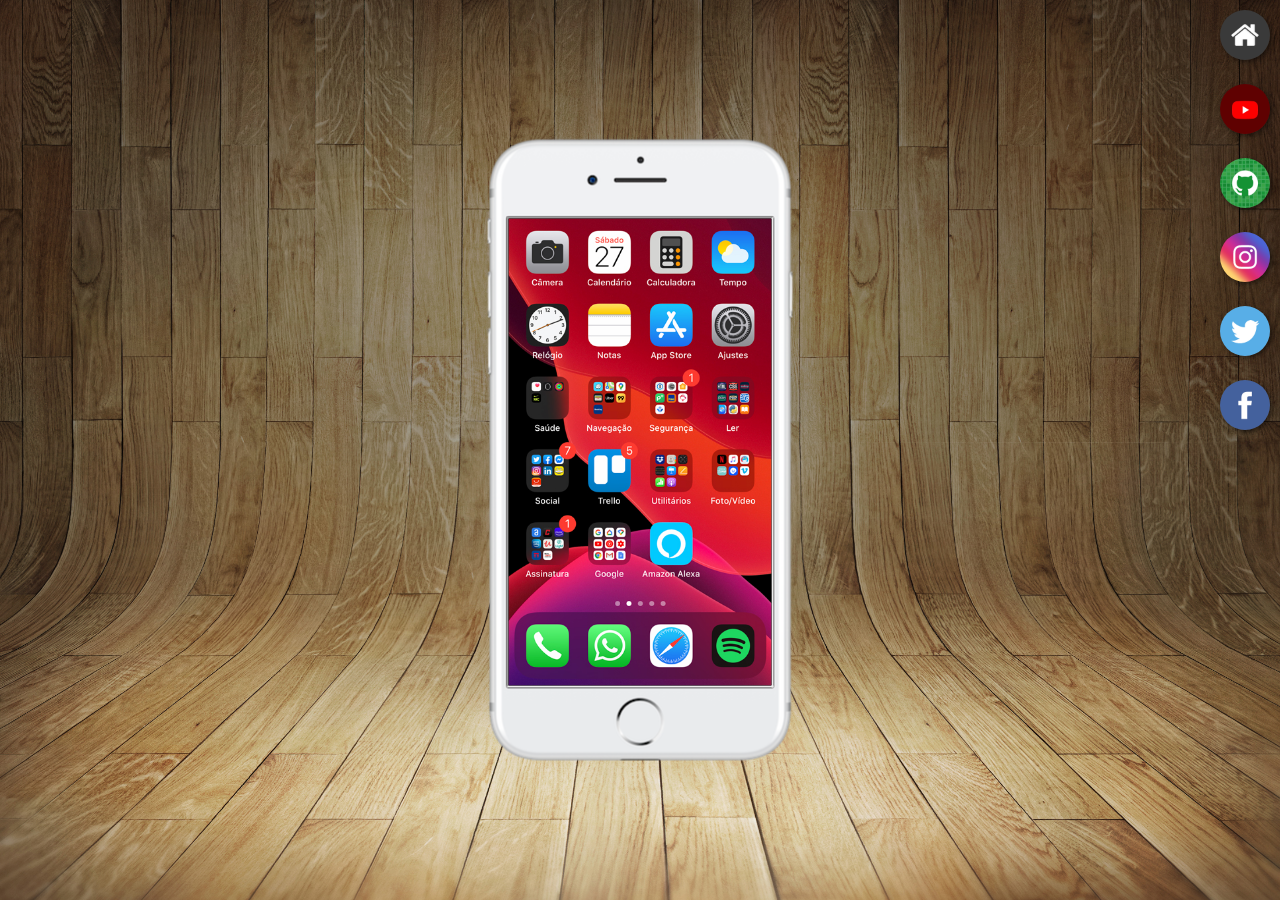
<file: index.html>
<!DOCTYPE html>
<html lang="pt-br">
<head>
    <meta charset="UTF-8">
    <meta name="viewport" content="width=device-width, initial-scale=1.0">
    <title>Projeto Redes Sociais</title>
    <link rel="shortcut icon" href="favicon.ico" type="image/x-icon">
    <link rel="stylesheet" href="estilos/style.css">
</head>
<body>
    <main>
        <section id="telefone">
            <iframe src="home.html" name="tela" id="tela">Seu navegador não é compatível com isso.</iframe>
        </section>
        <section id="redes-sociais">
            <a href="home.html" target="tela"><img src="imagens/logo-home.jpg" alt="Home"></a><br>
            <a href="youtube.html" target="tela"><img src="imagens/logo-youtube.jpg" alt="Youtube"></a><br>
            <a href="github.html" target="tela"><img src="imagens/logo-github.jpg" alt="Github"></a><br>
            <a href="instagram.html" target="tela"><img src="imagens/logo-instagram.jpg" alt="Instagram"></a><br>
            <a href="twitter.html" target="tela"><img src="imagens/logo-twitter.jpg" alt="Twitter"></a><br>
            <a href="facebook.html" target="tela"><img src="imagens/logo-facebook.jpg" alt="Facebook"></a>
        </section>
    </main>
</body>
</html>
</file>
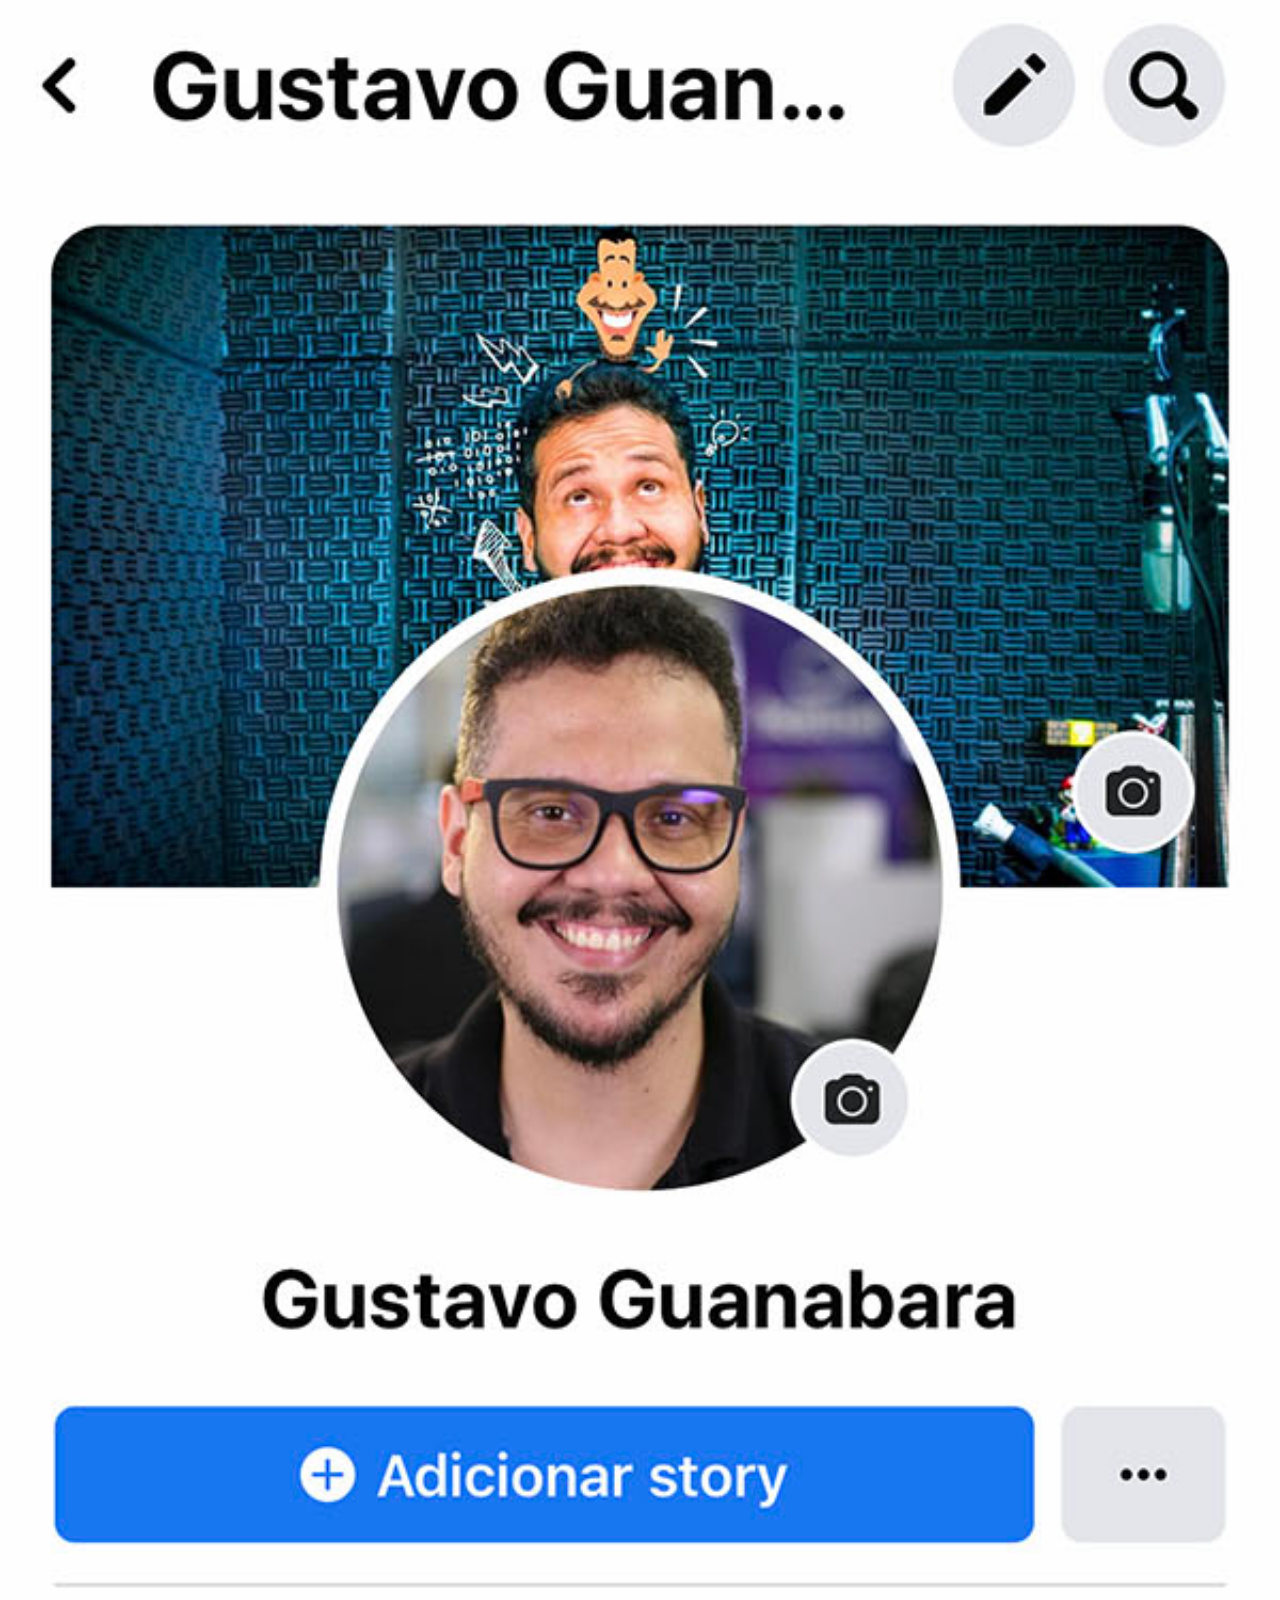
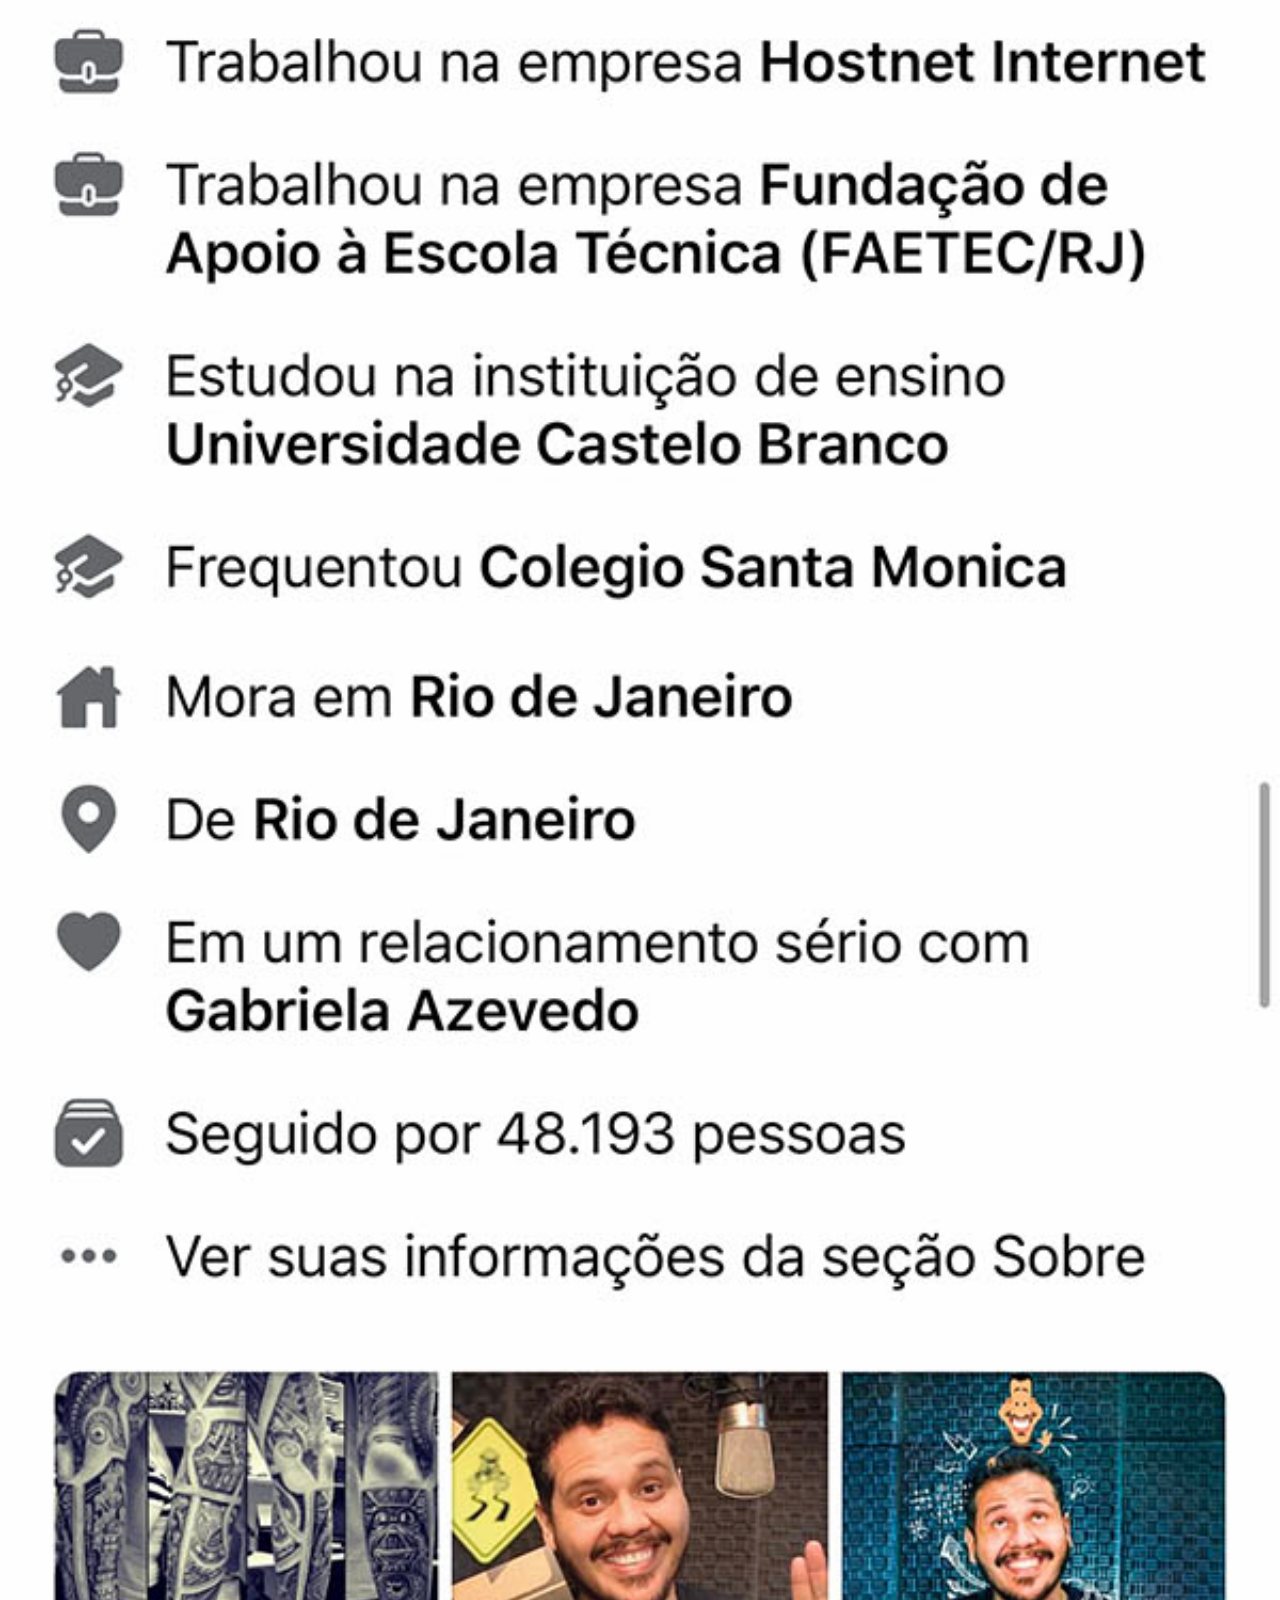
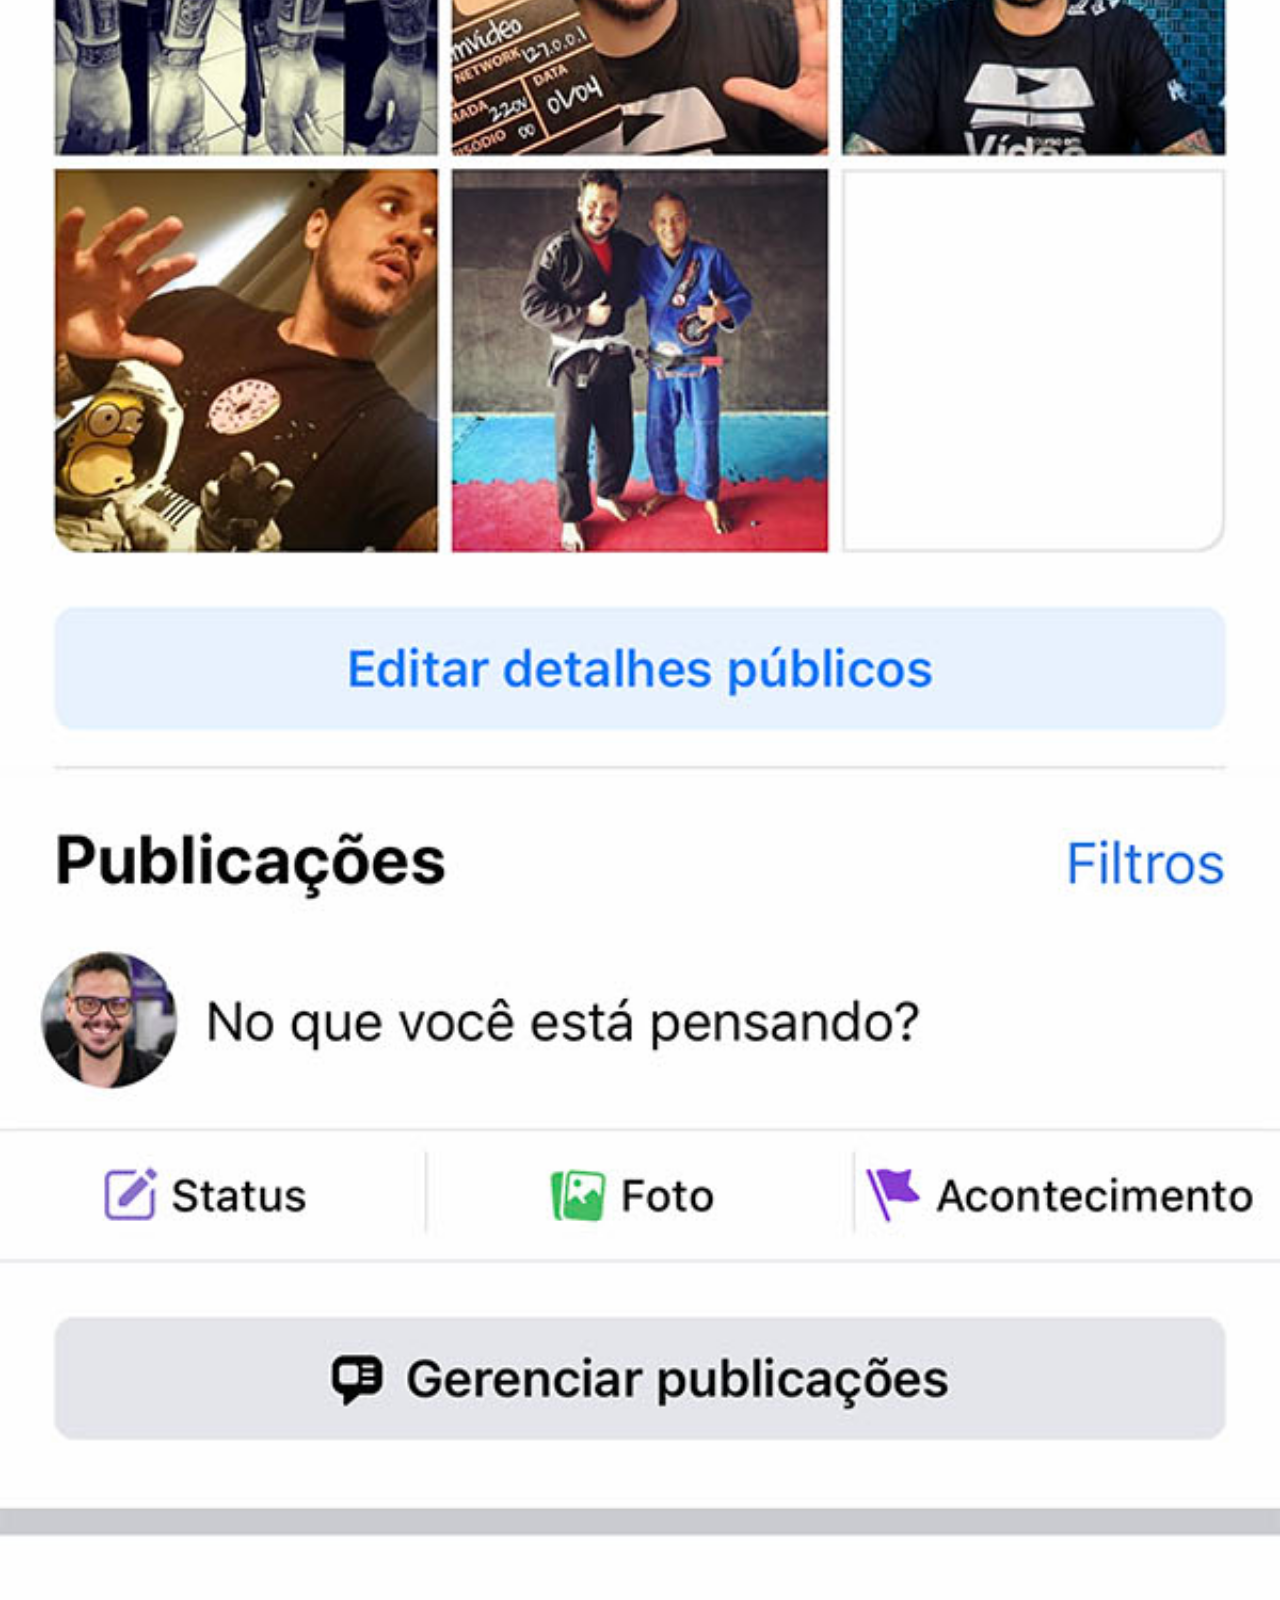
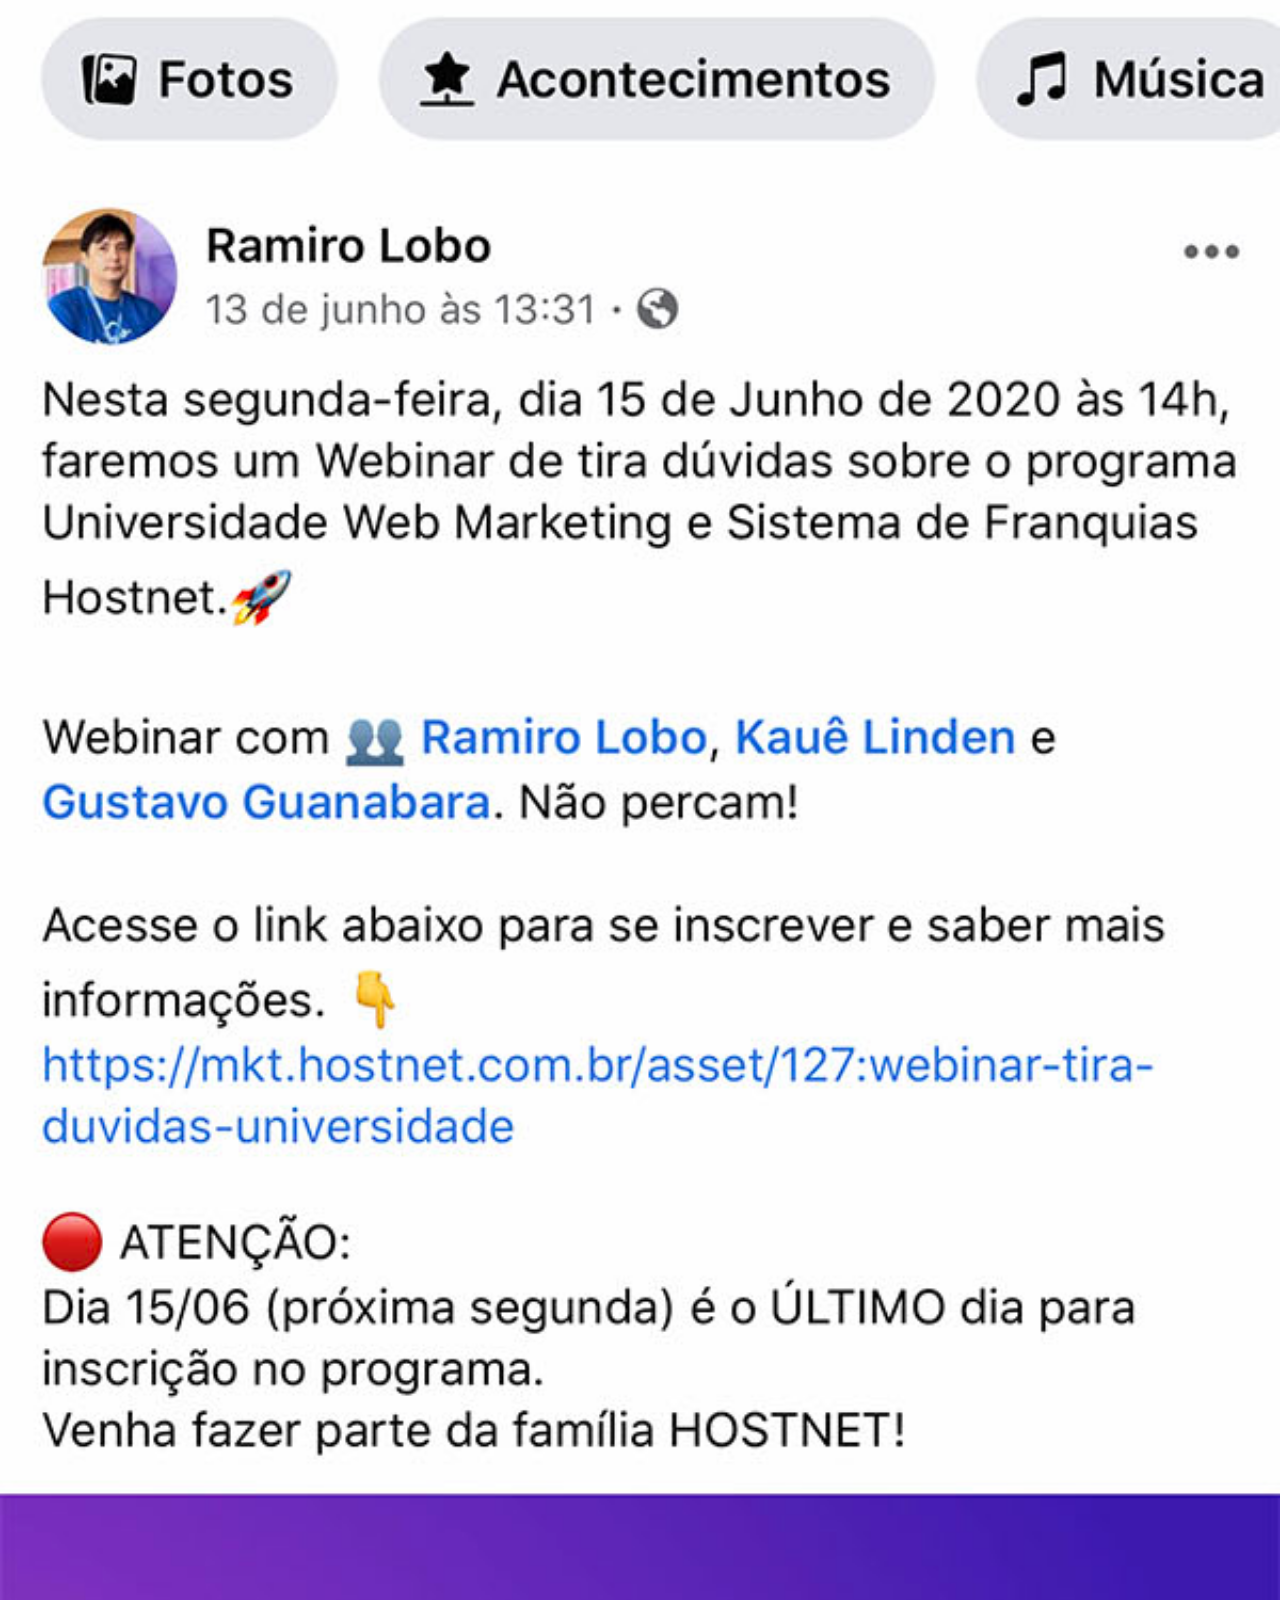
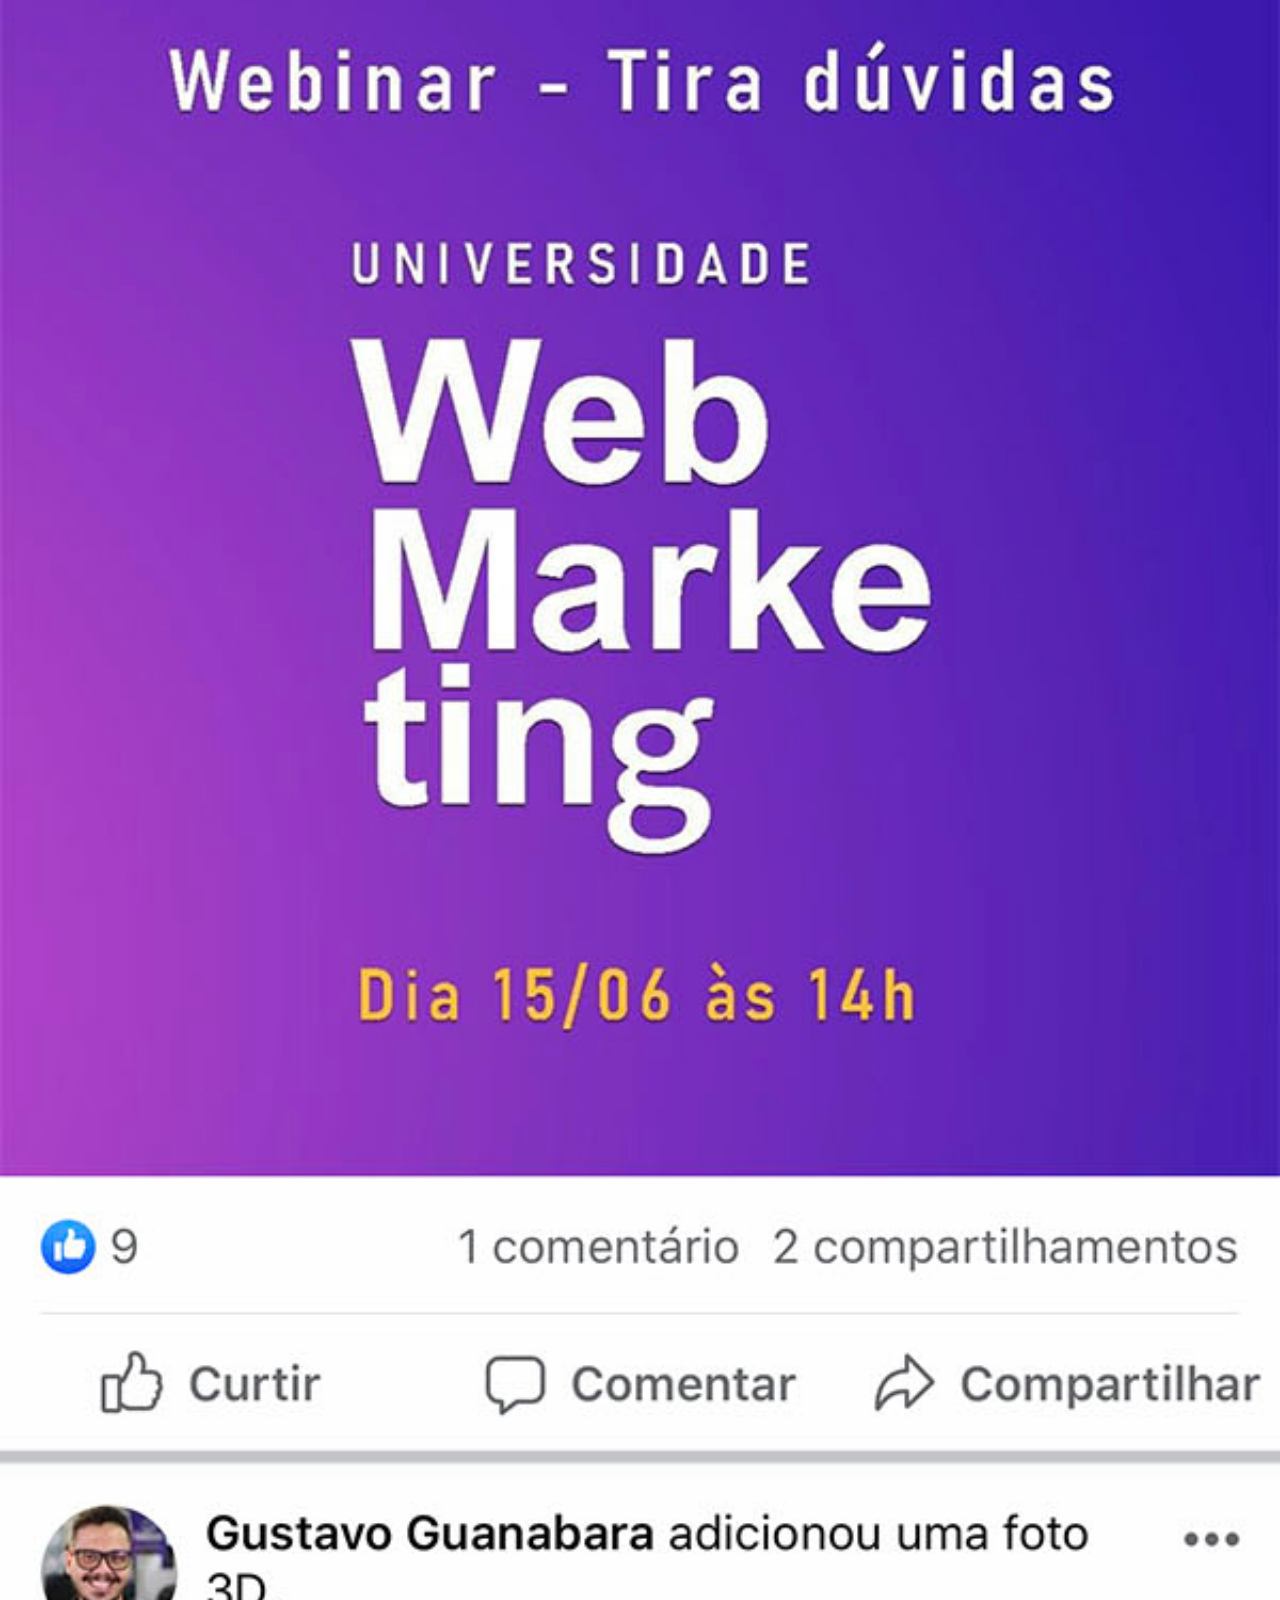
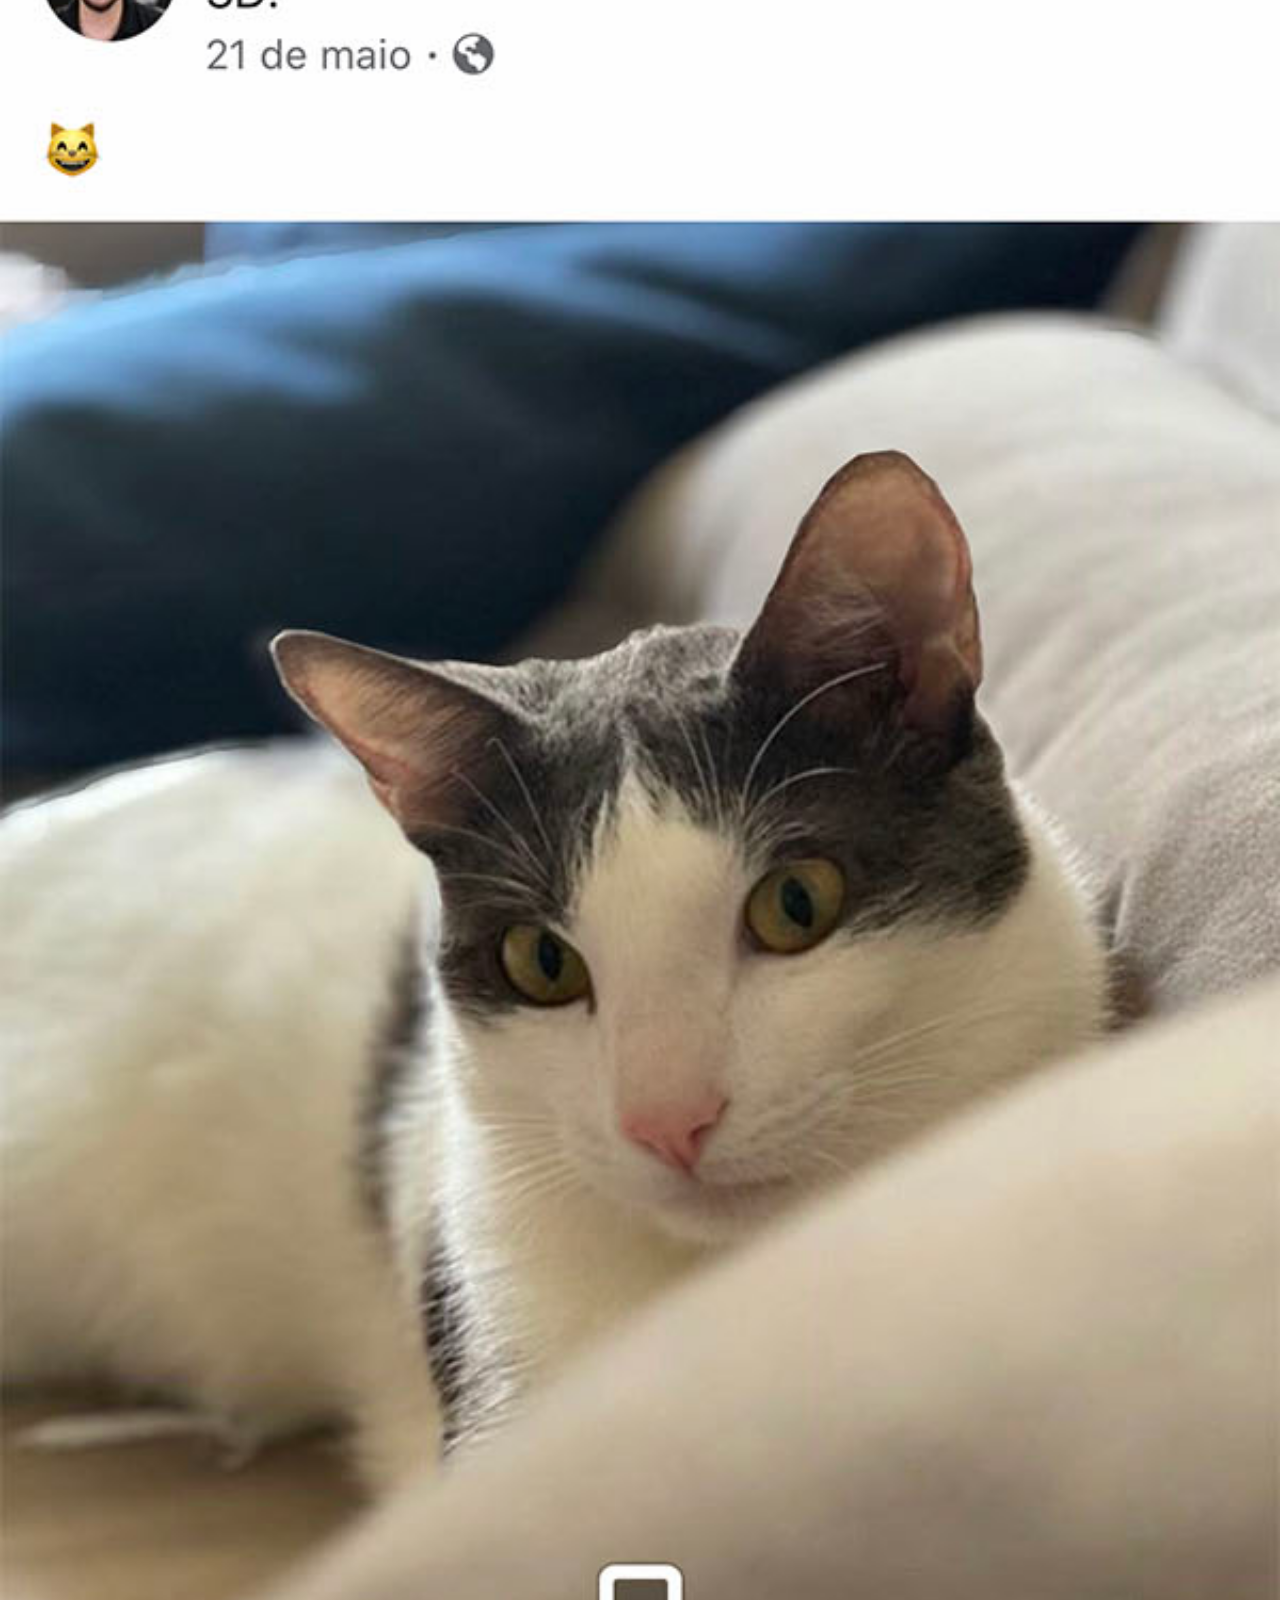
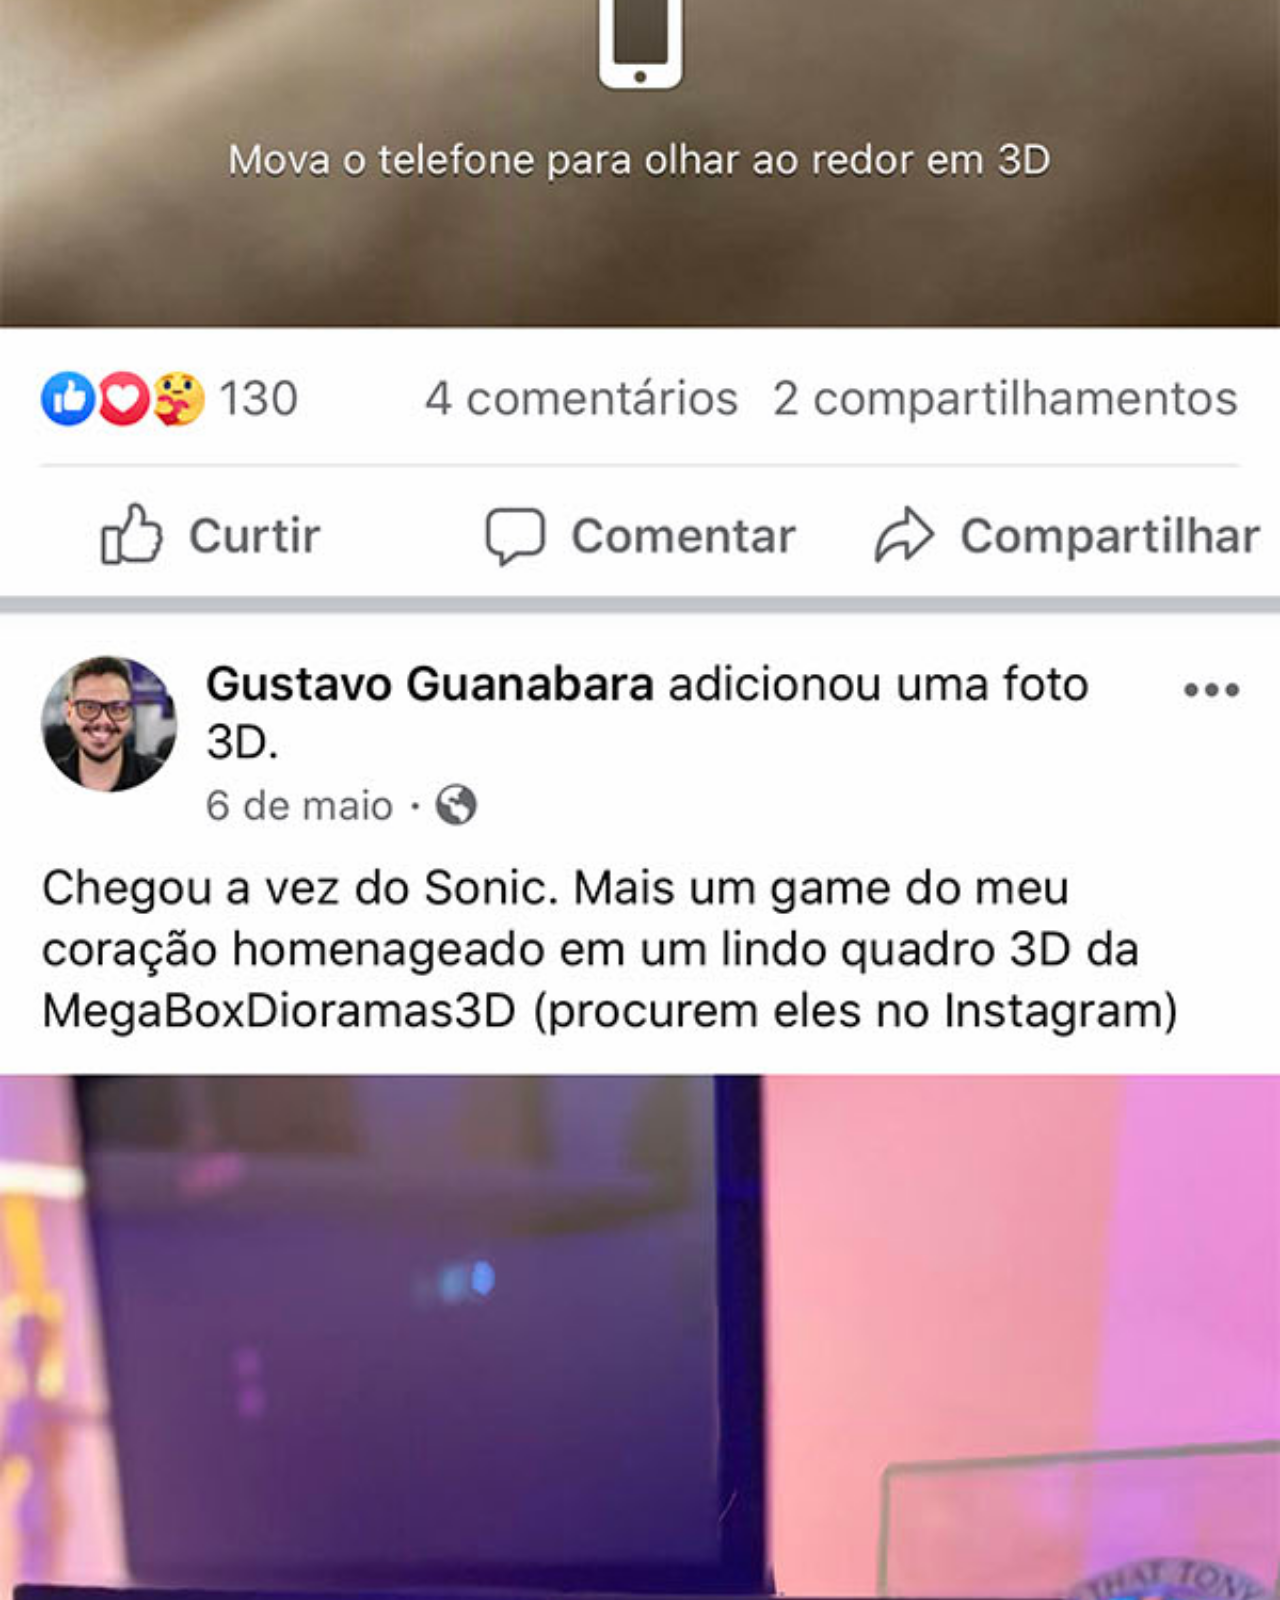
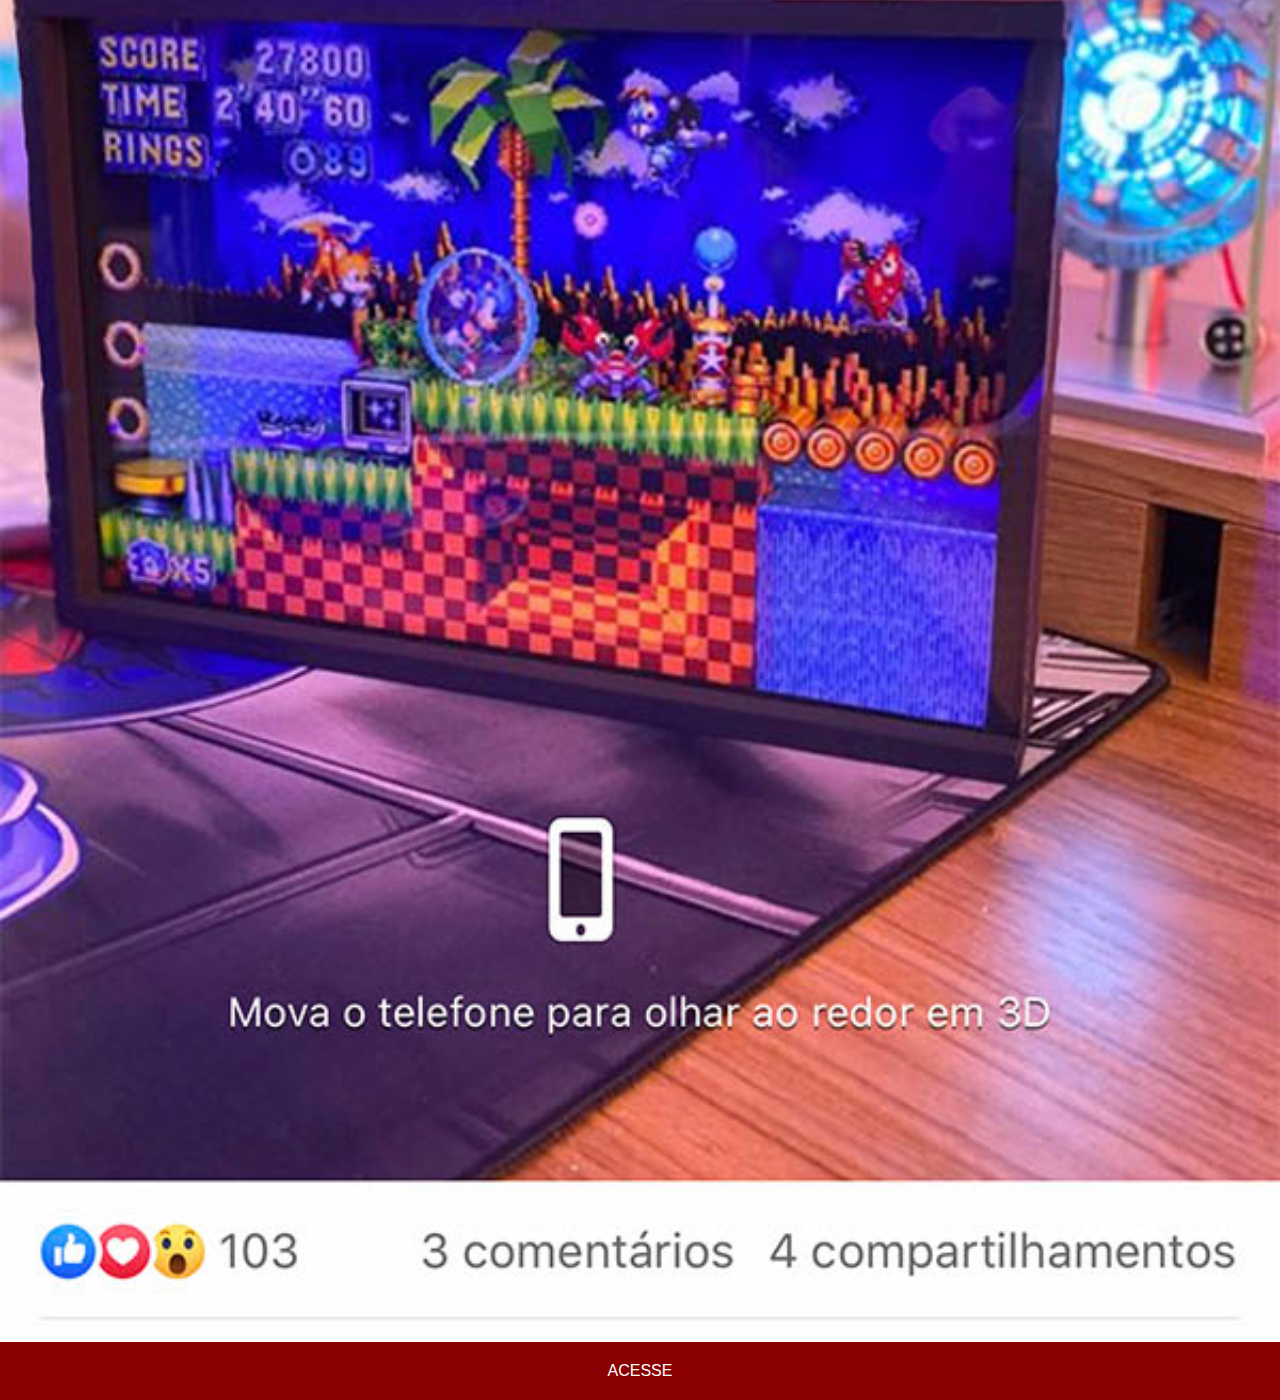
<file: facebook.html>
<!DOCTYPE html>
<html lang="pt-br">
<head>
    <meta charset="UTF-8">
    <meta name="viewport" content="width=device-width, initial-scale=1.0">
    <title>Facebook</title>
    <link rel="stylesheet" href="estilos/social.css">
</head>
<body>
    <img src="imagens/tela-facebook.jpg" alt="Facebook">
    <a href="https://www.facebook.com/Costa Moisés/" target="_blank">acesse</a>
</body>
</html>
</file>
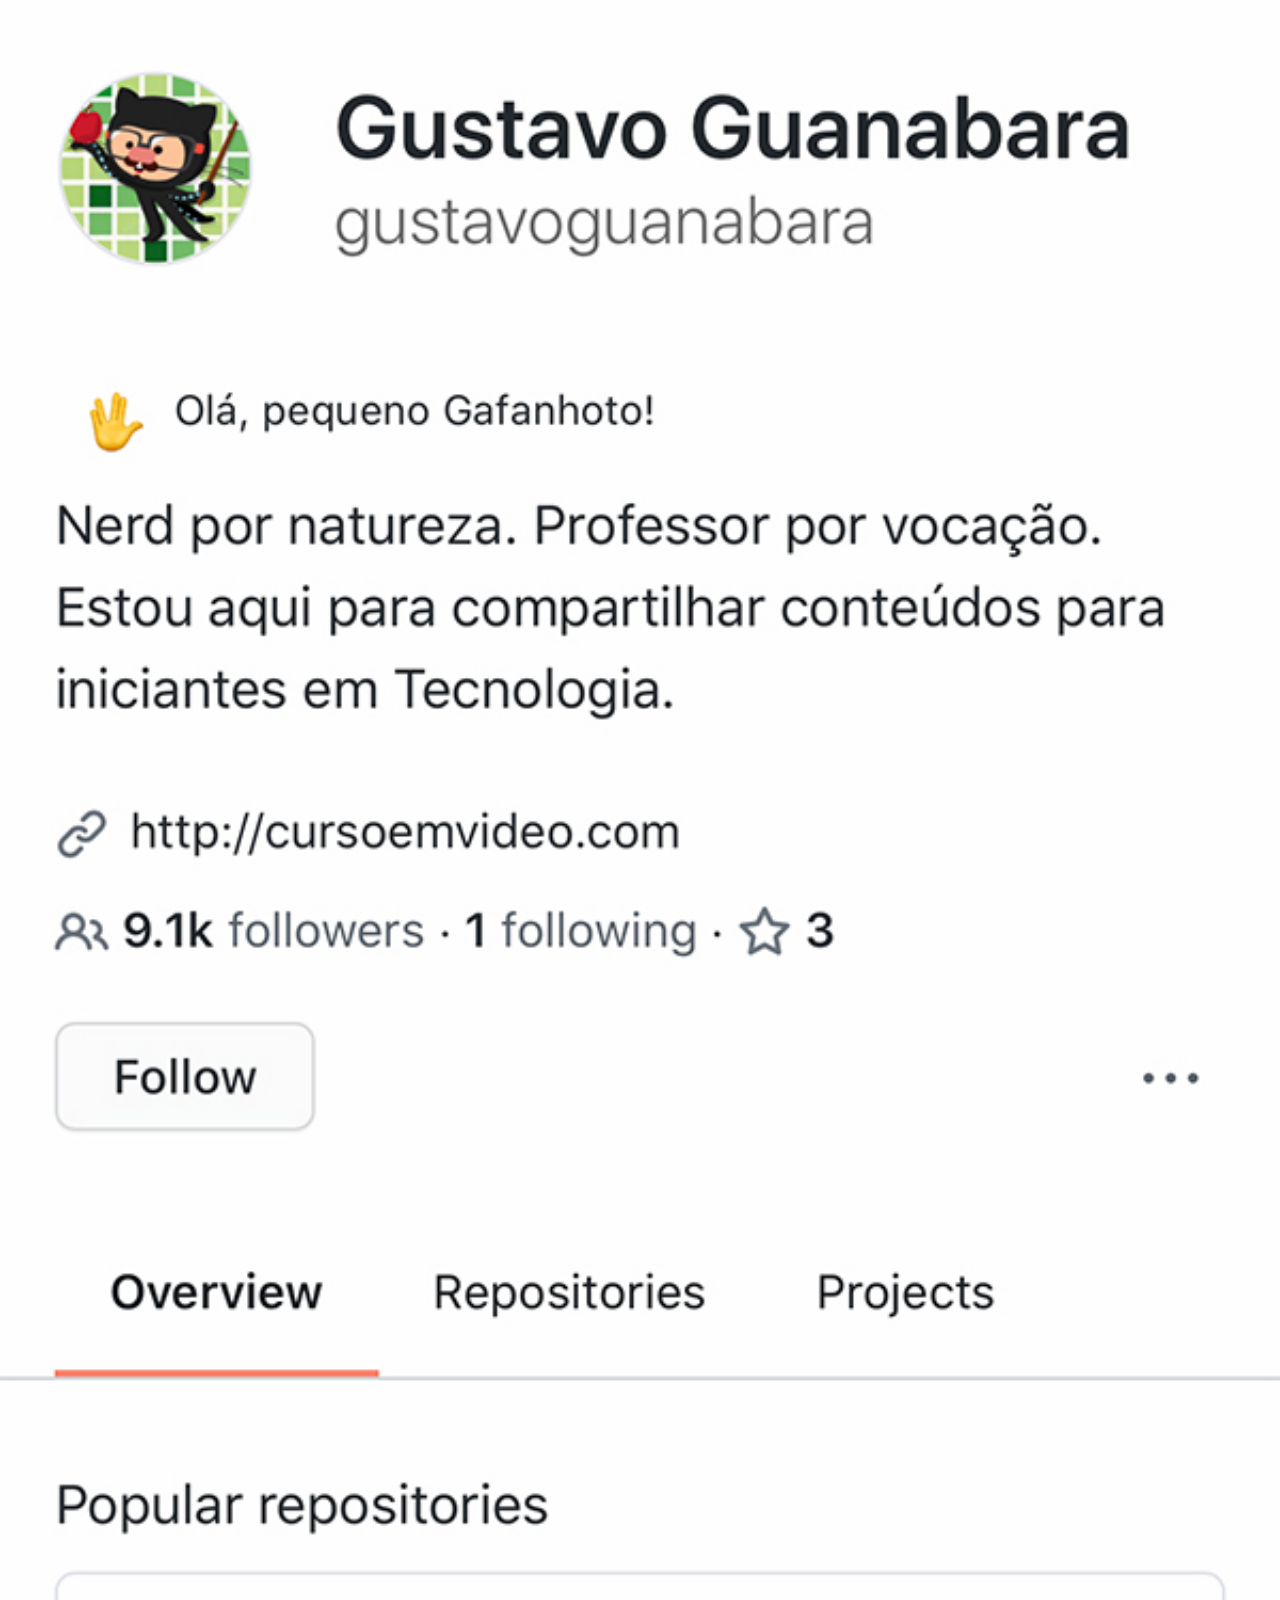
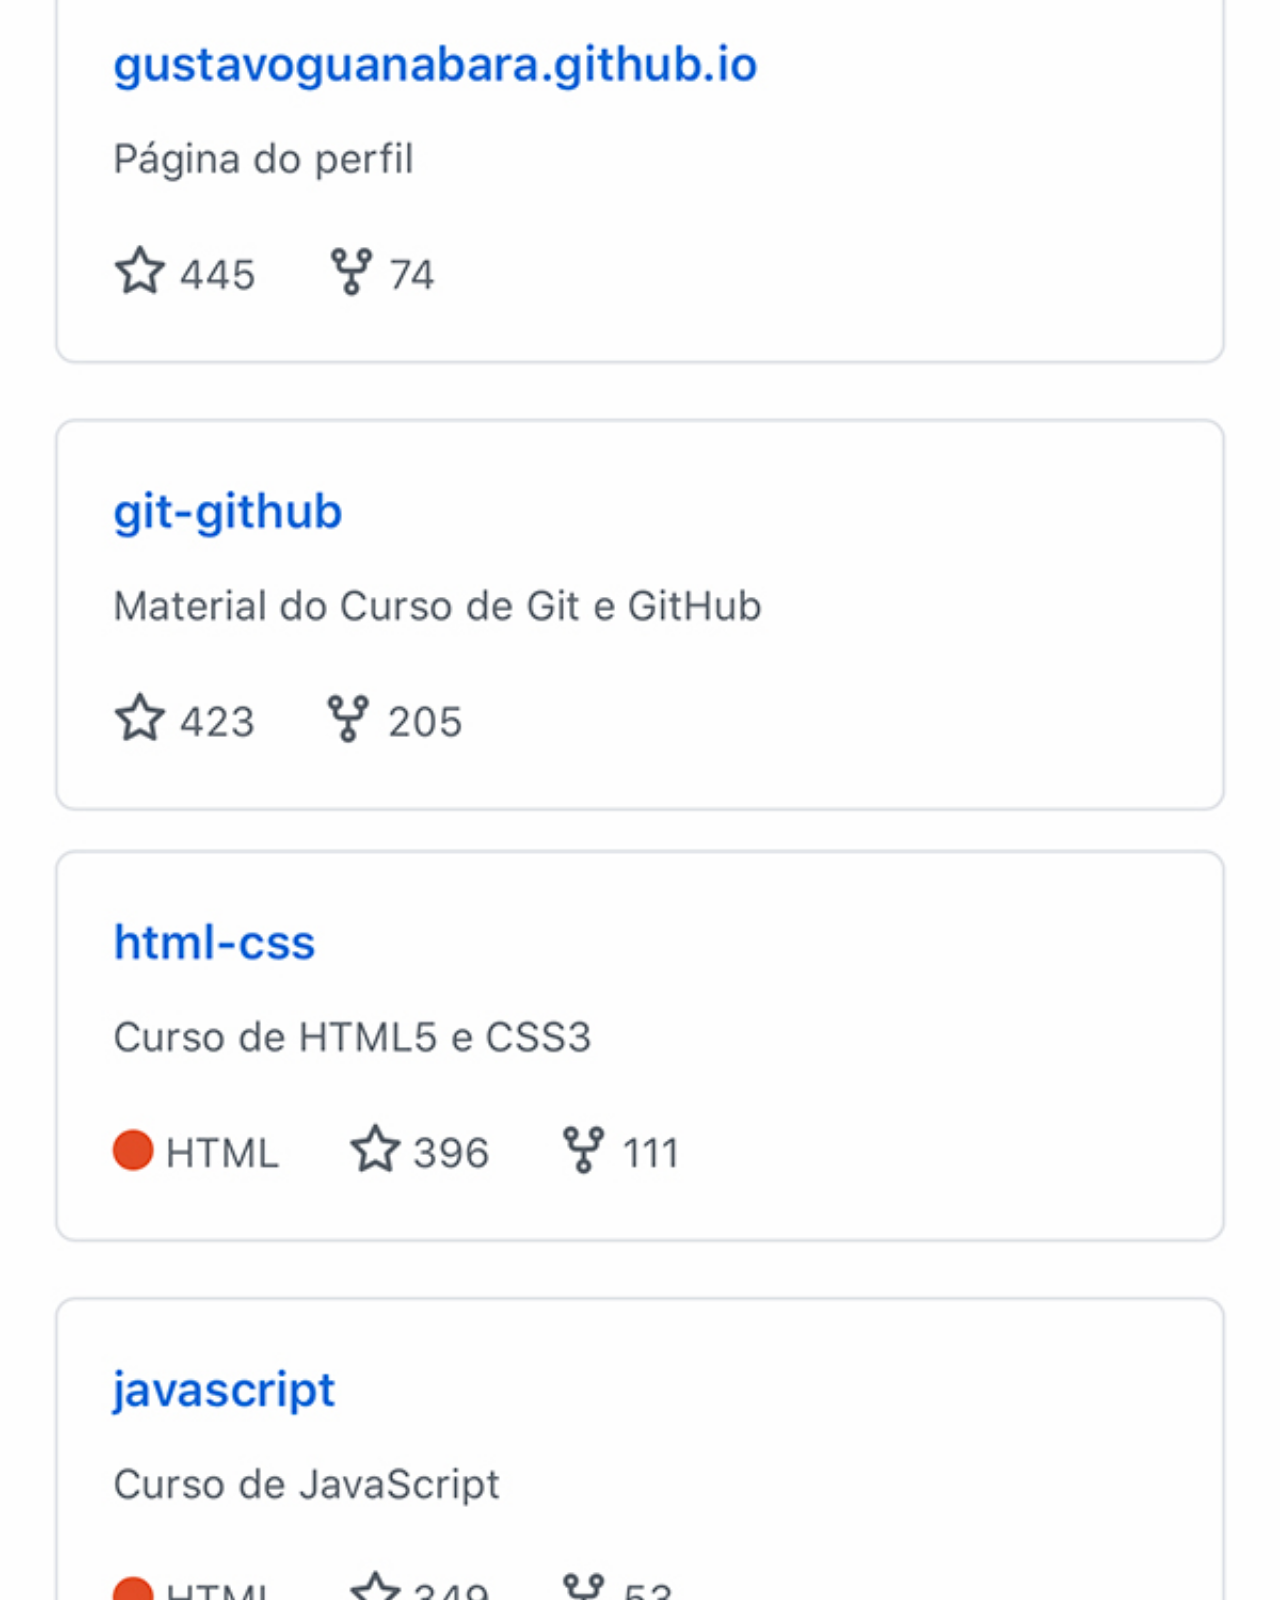
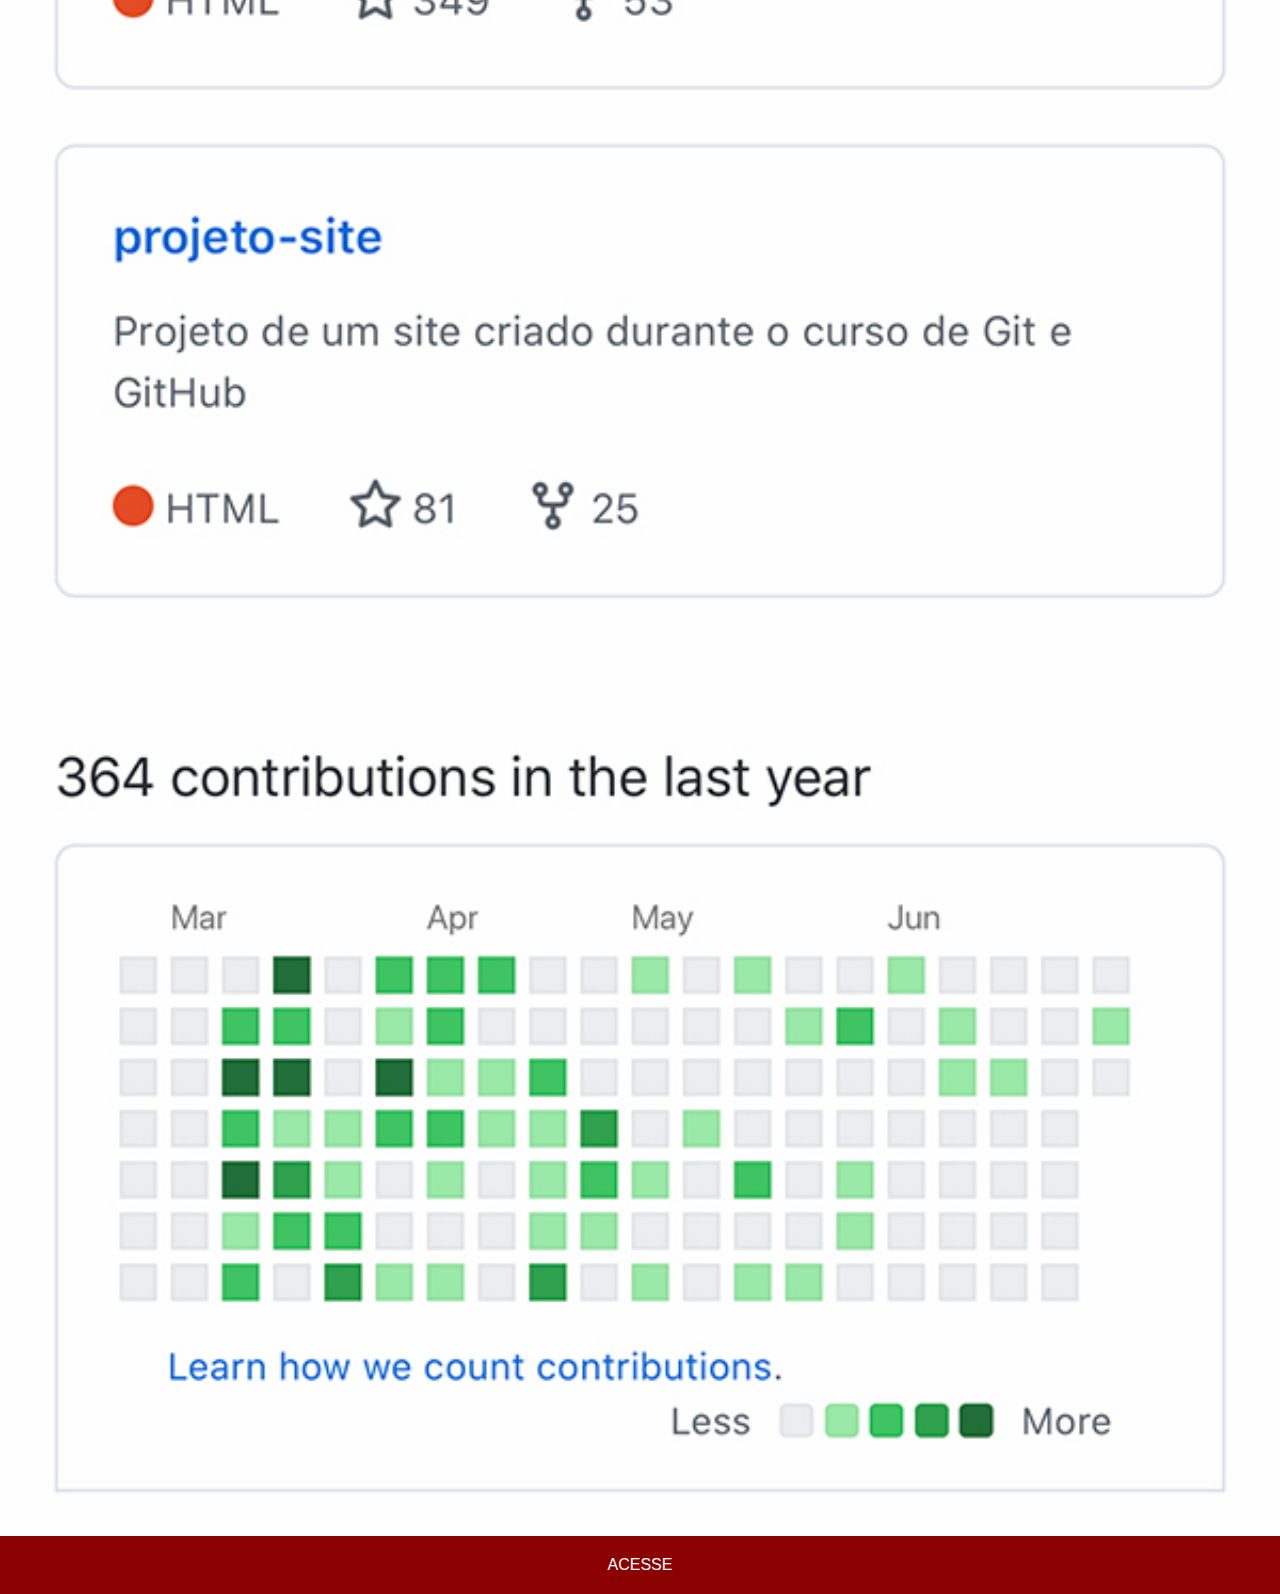
<file: github.html>
<!DOCTYPE html>
<html lang="pt-br">
<head>
    <meta charset="UTF-8">
    <meta name="viewport" content="width=device-width, initial-scale=1.0">
    <title>Github</title>
    <link rel="stylesheet" href="estilos/social.css">
</head>
<body>
    <img src="imagens/tela-github.jpg" alt="Github">
    <a href="https://github.com/felisminochico/" target="_blank">acesse</a>
</body>
</html>
</file>
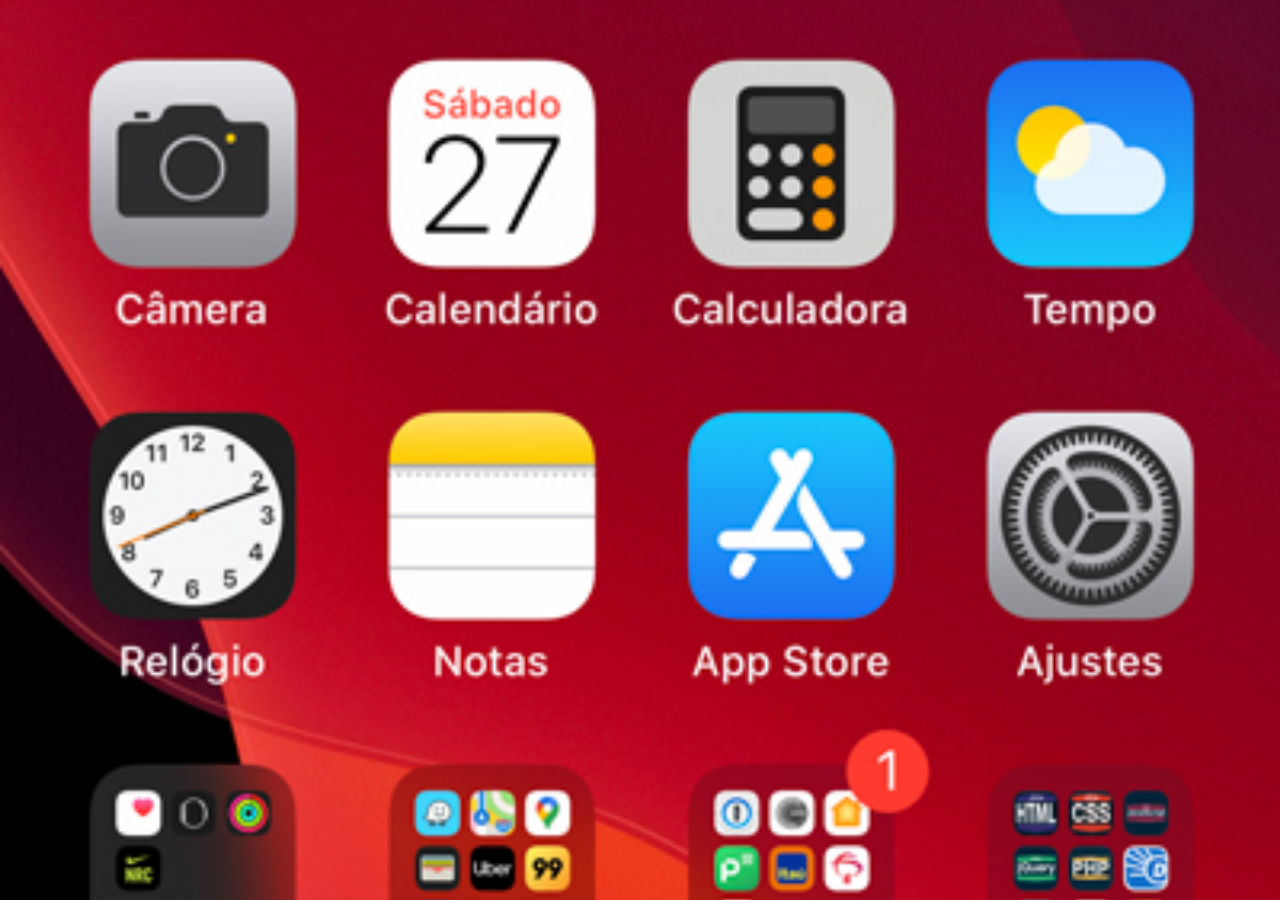
<file: home.html>
<!DOCTYPE html>
<html lang="pt-br">
<head>
    <meta charset="UTF-8">
    <meta name="viewport" content="width=device-width, initial-scale=1.0">
    <title>Home</title>
    <style>
        *{
            margin: 0px;
            padding: 0px;
        }

        body{
            width: 100vw;
            height: 100vh;
            background: black url(imagens/tela-home.jpg) no-repeat top center;
            background-size: cover;
        }
    </style>
</head>
<body>
    
</body>
</html>
</file>
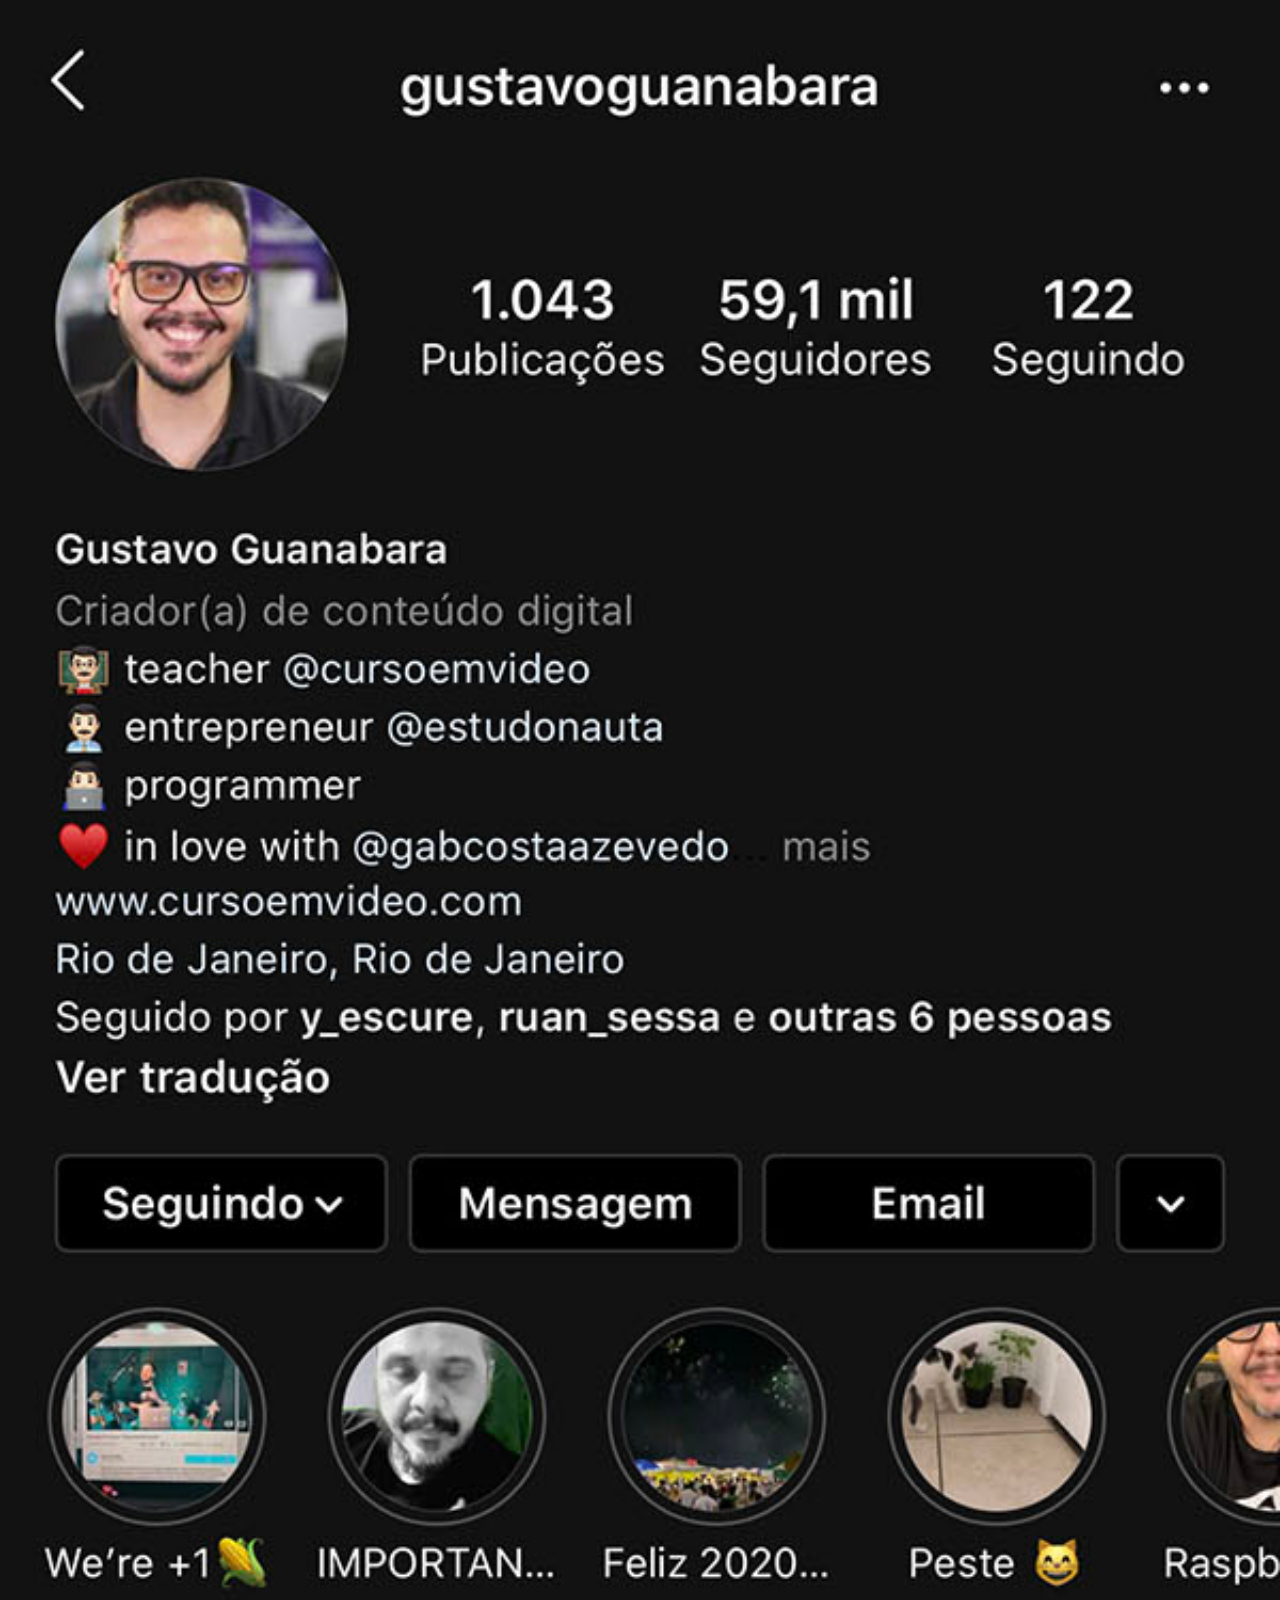
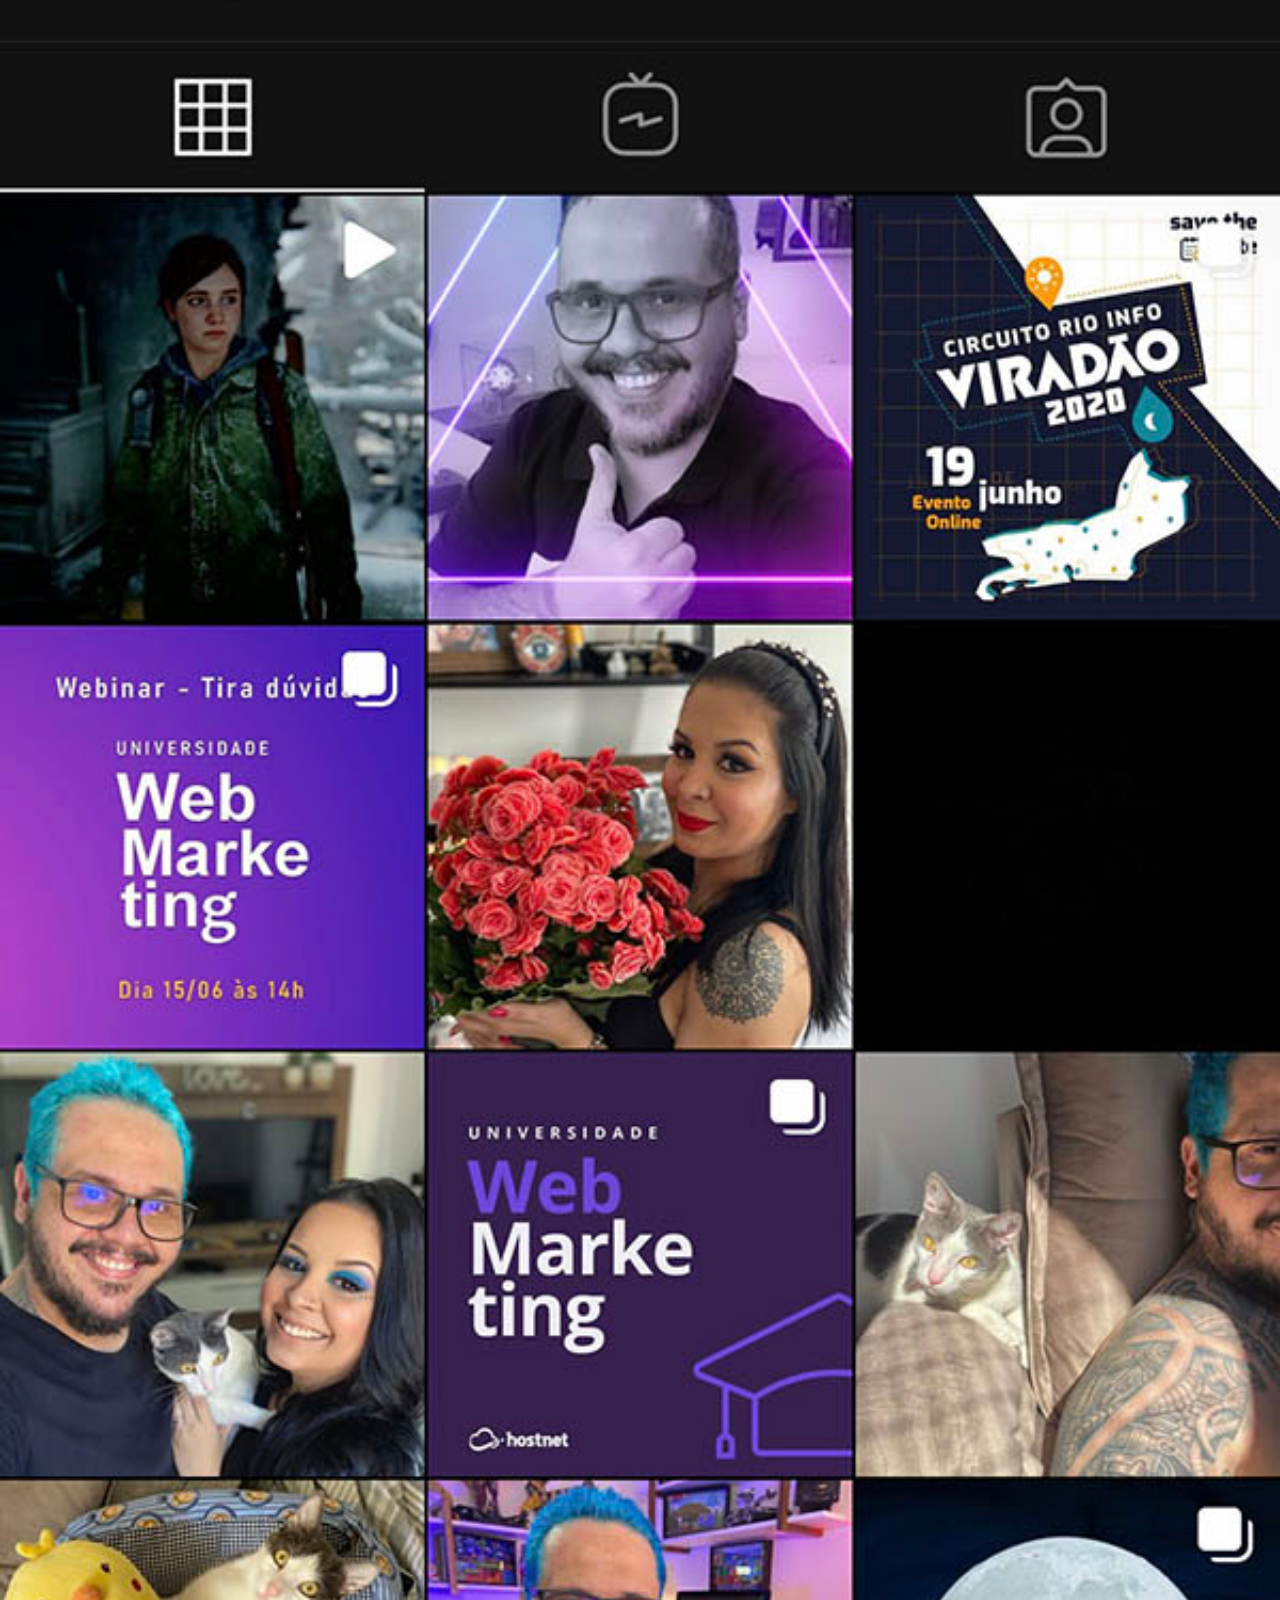
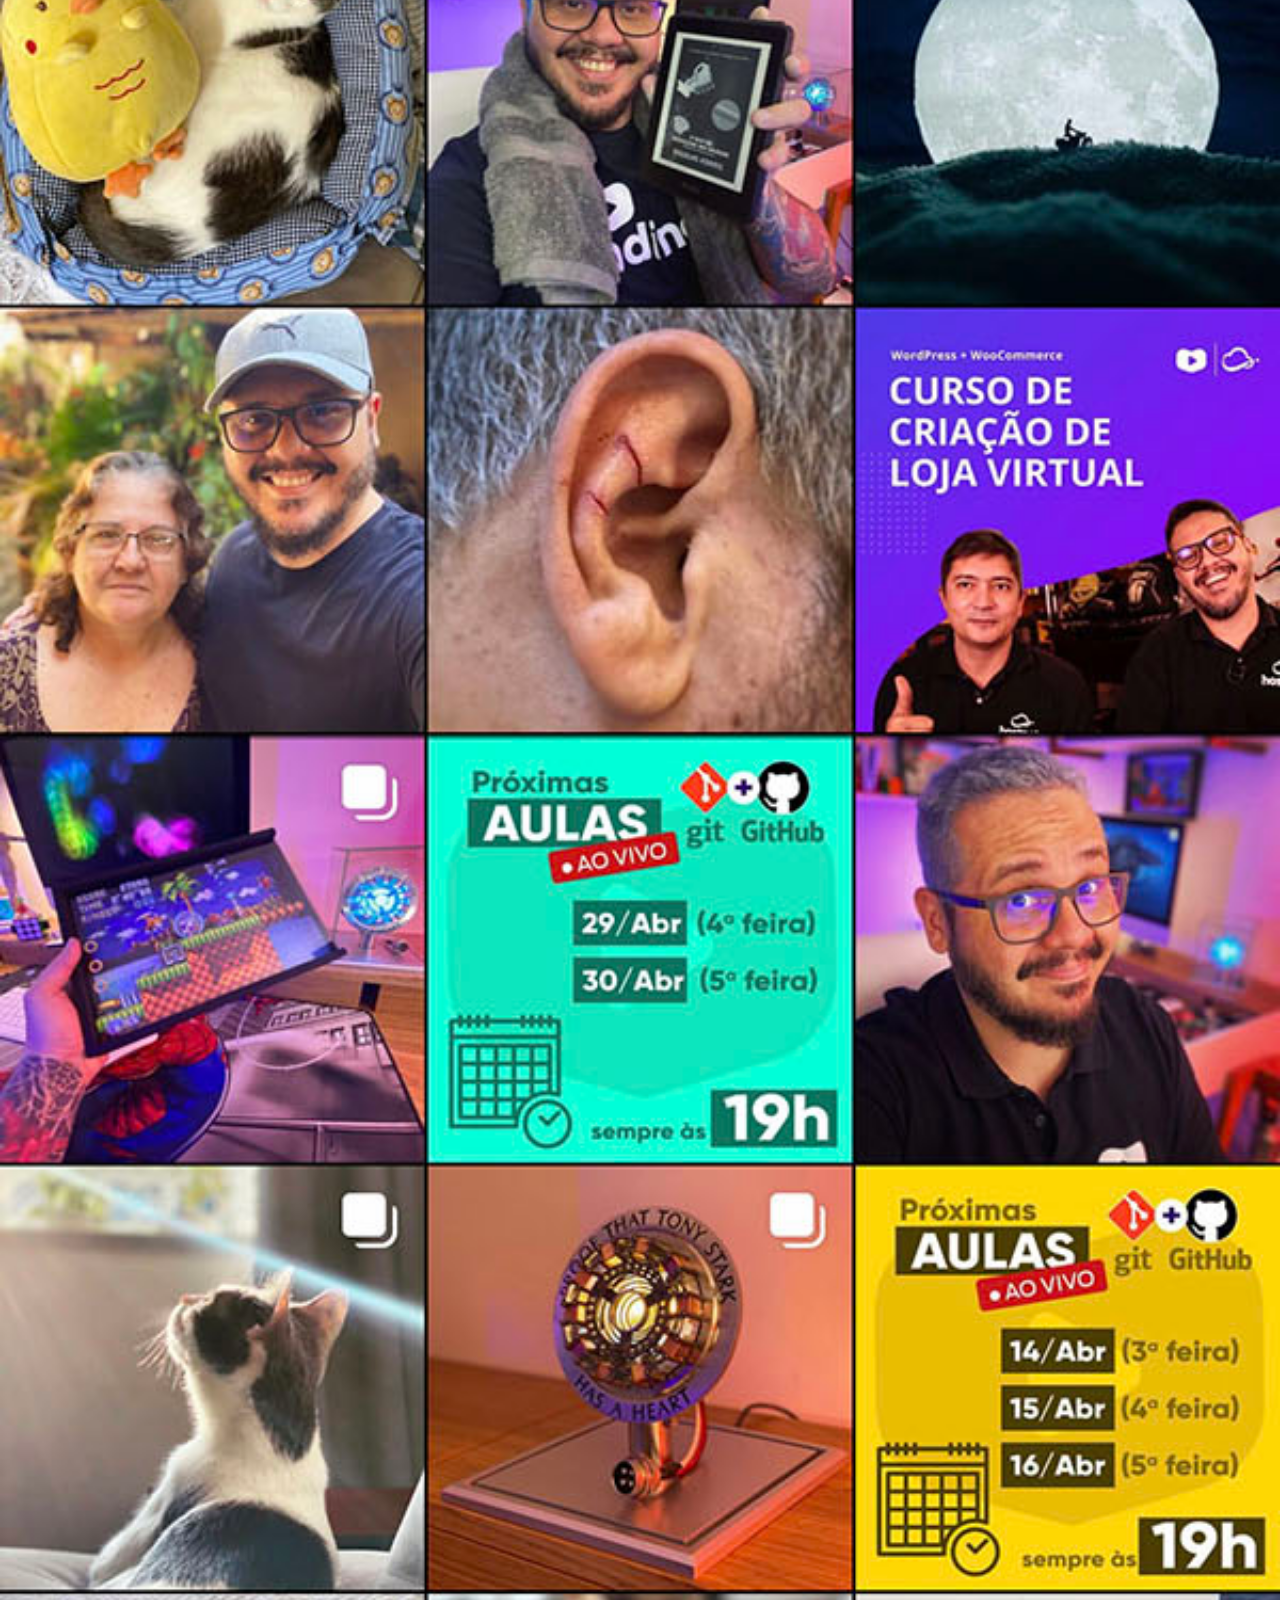
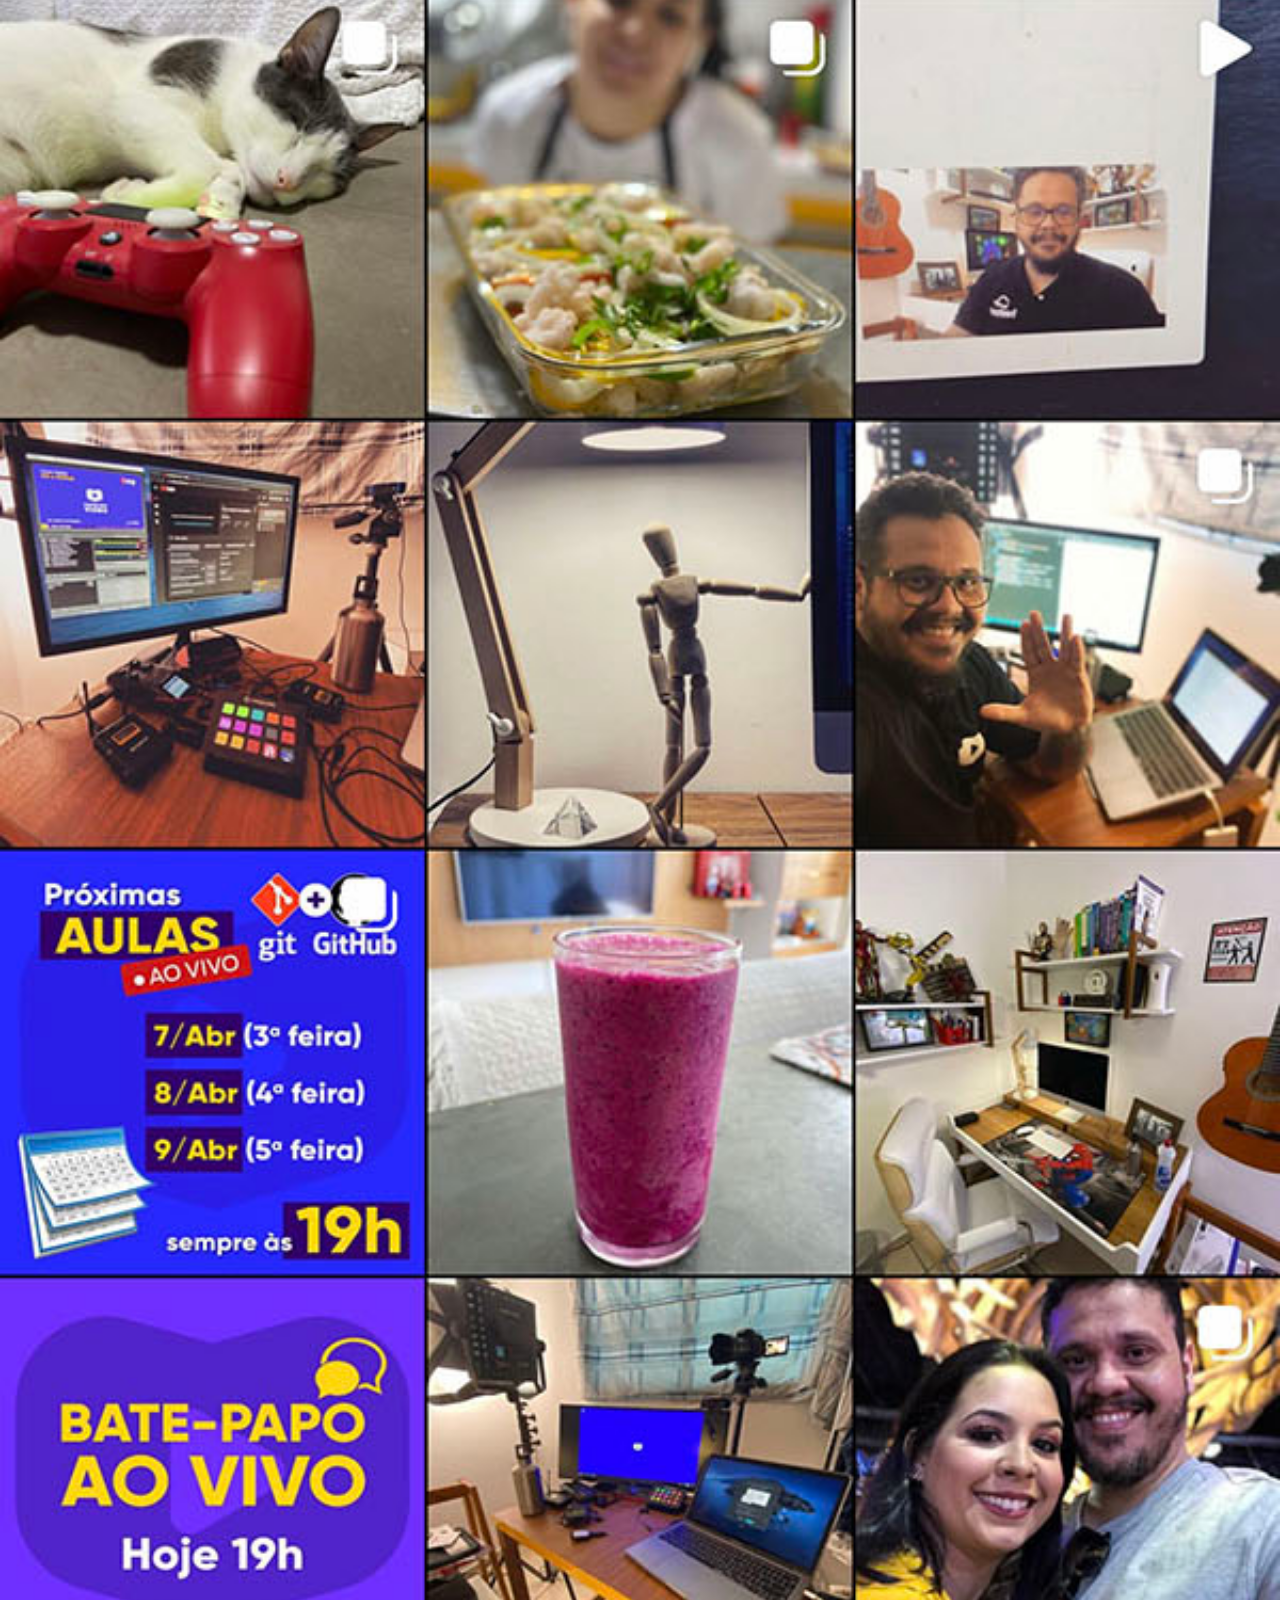
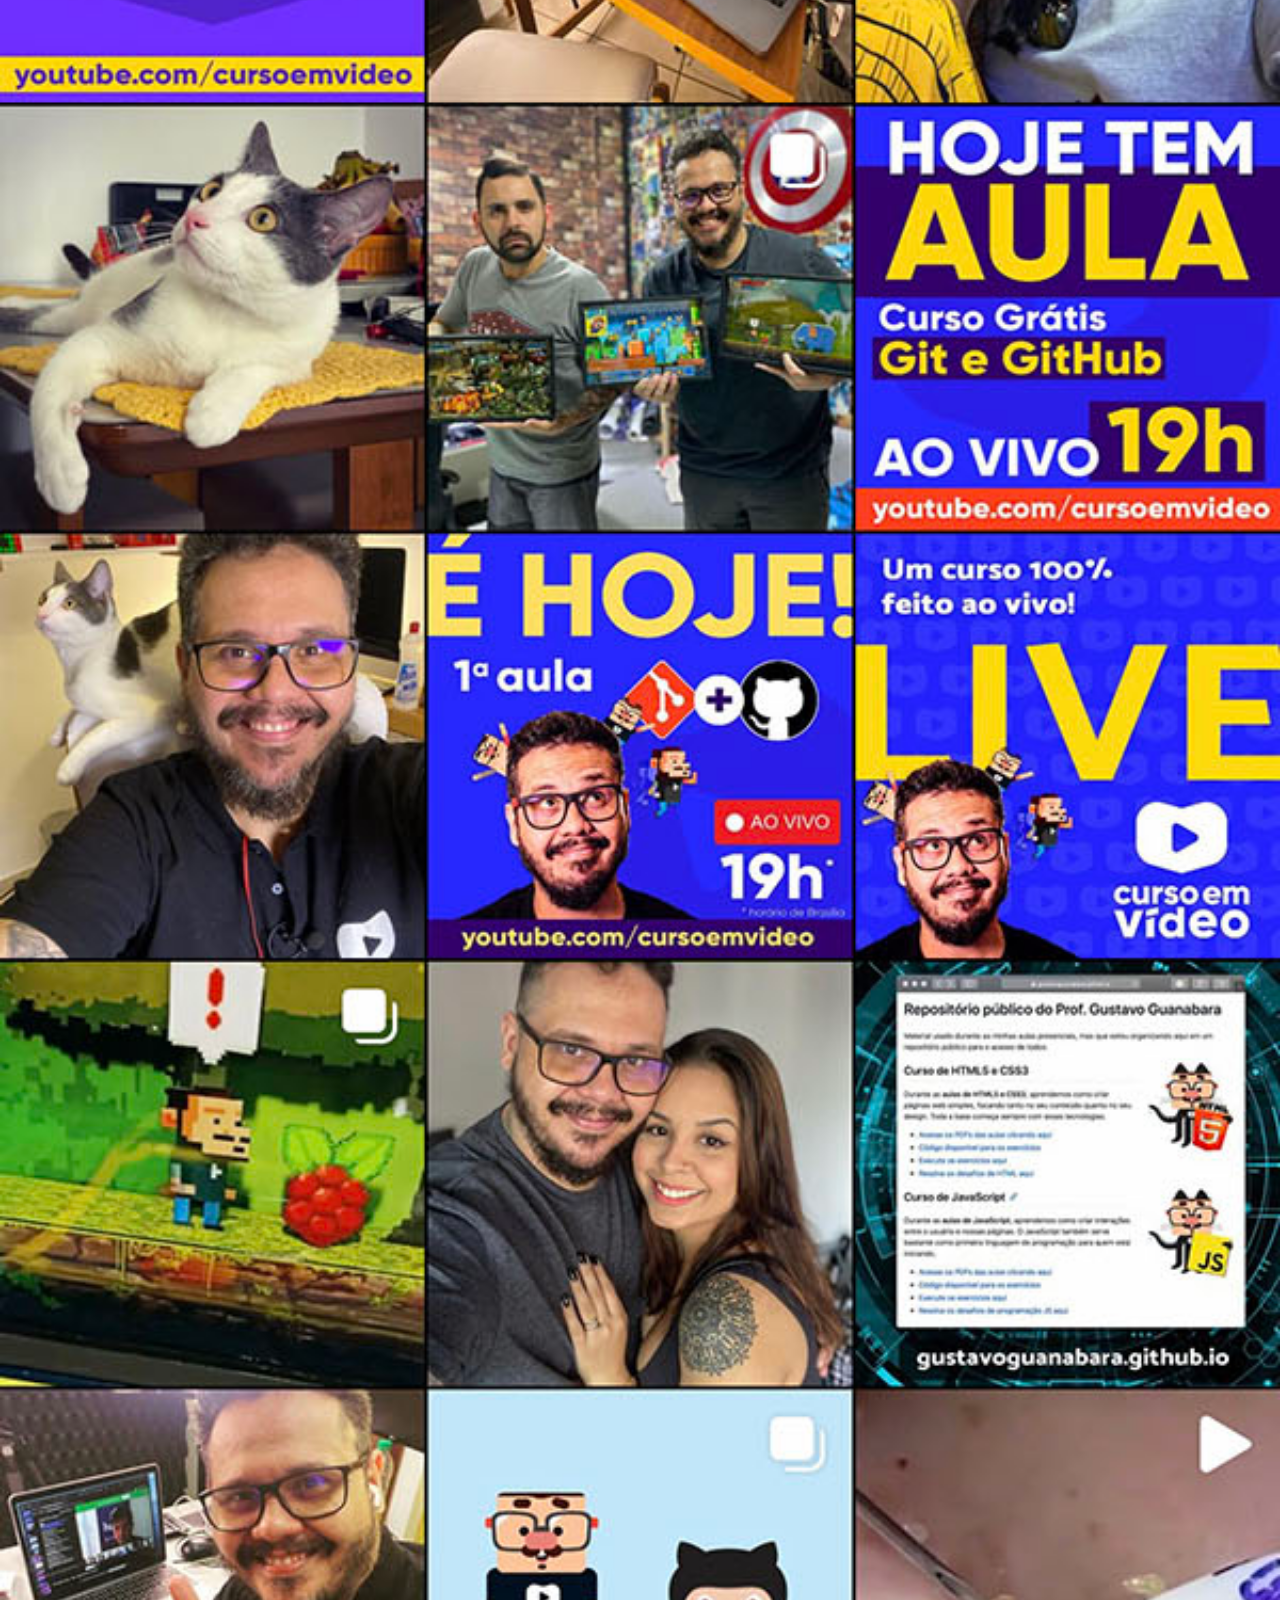
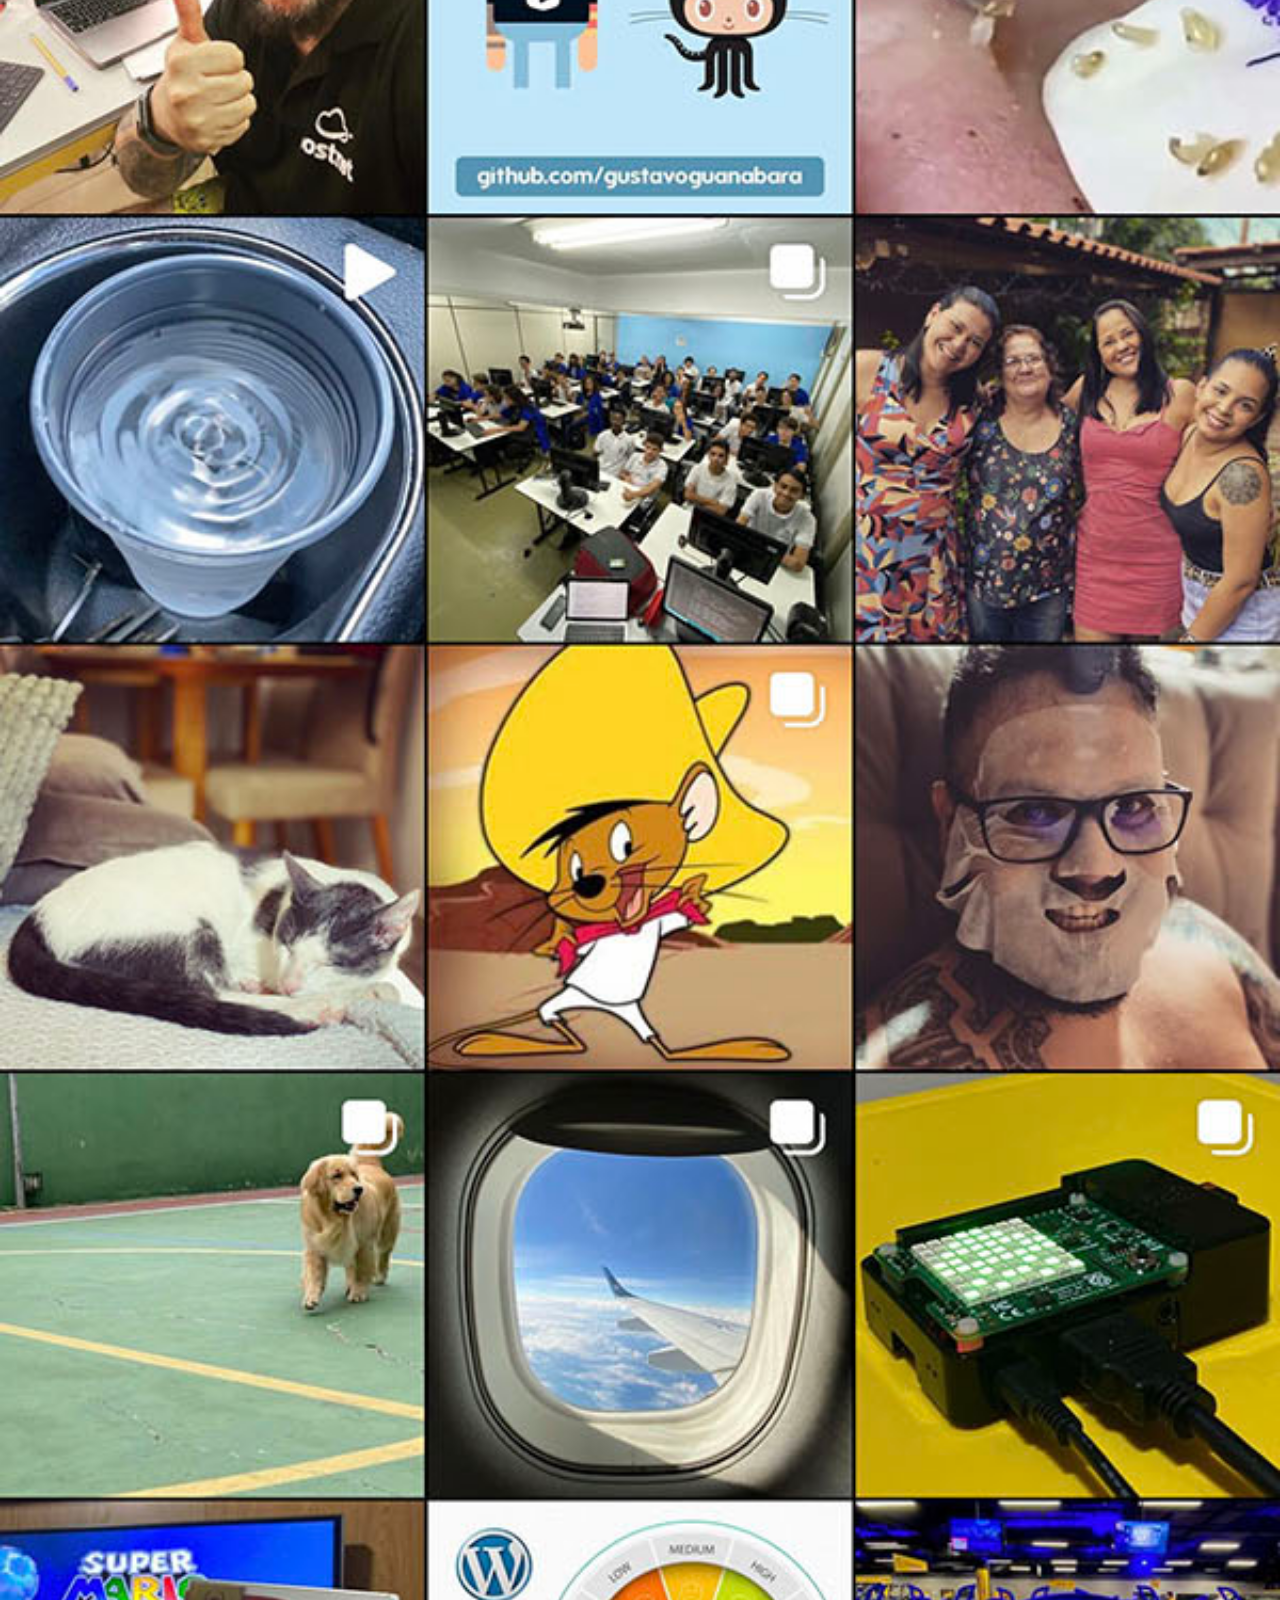
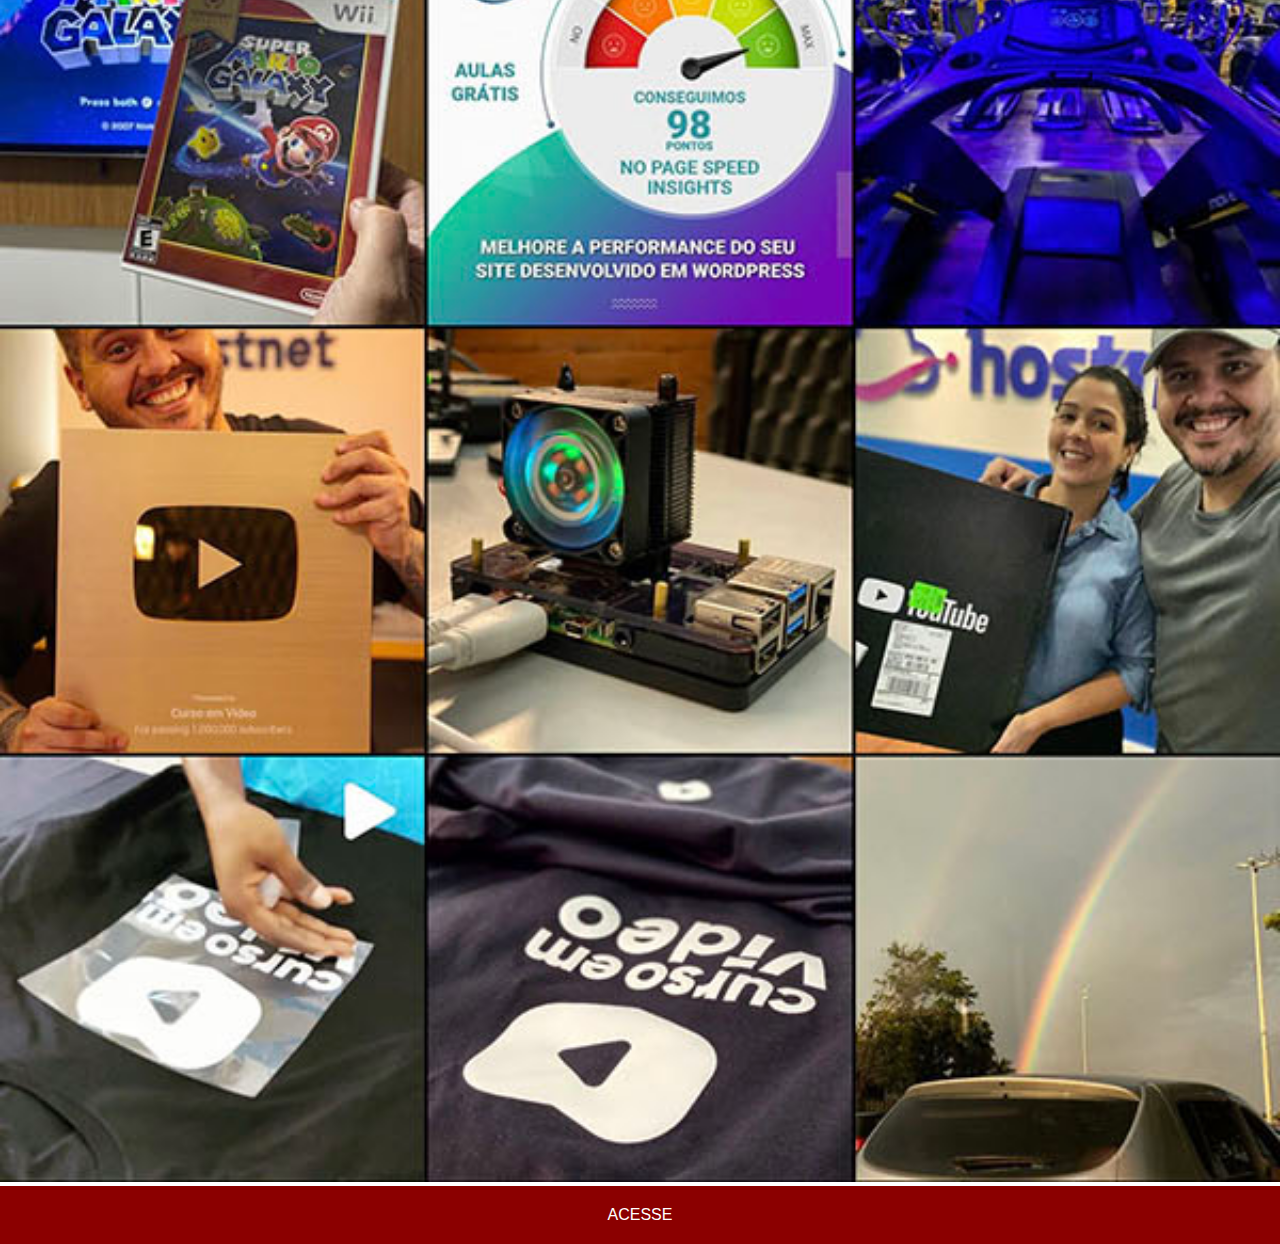
<file: instagram.html>
<!DOCTYPE html>
<html lang="pt-br">
<head>
    <meta charset="UTF-8">
    <meta name="viewport" content="width=device-width, initial-scale=1.0">
    <title>Instagram</title>
    <link rel="stylesheet" href="estilos/social.css">
</head>
<body>
    <img src="imagens/tela-instagram.jpg" alt="Instagram">
    <a href="https://www.instagram.com/felisminochico" target="_blank
    ">acesse</a>
</body>
</html>
</file>
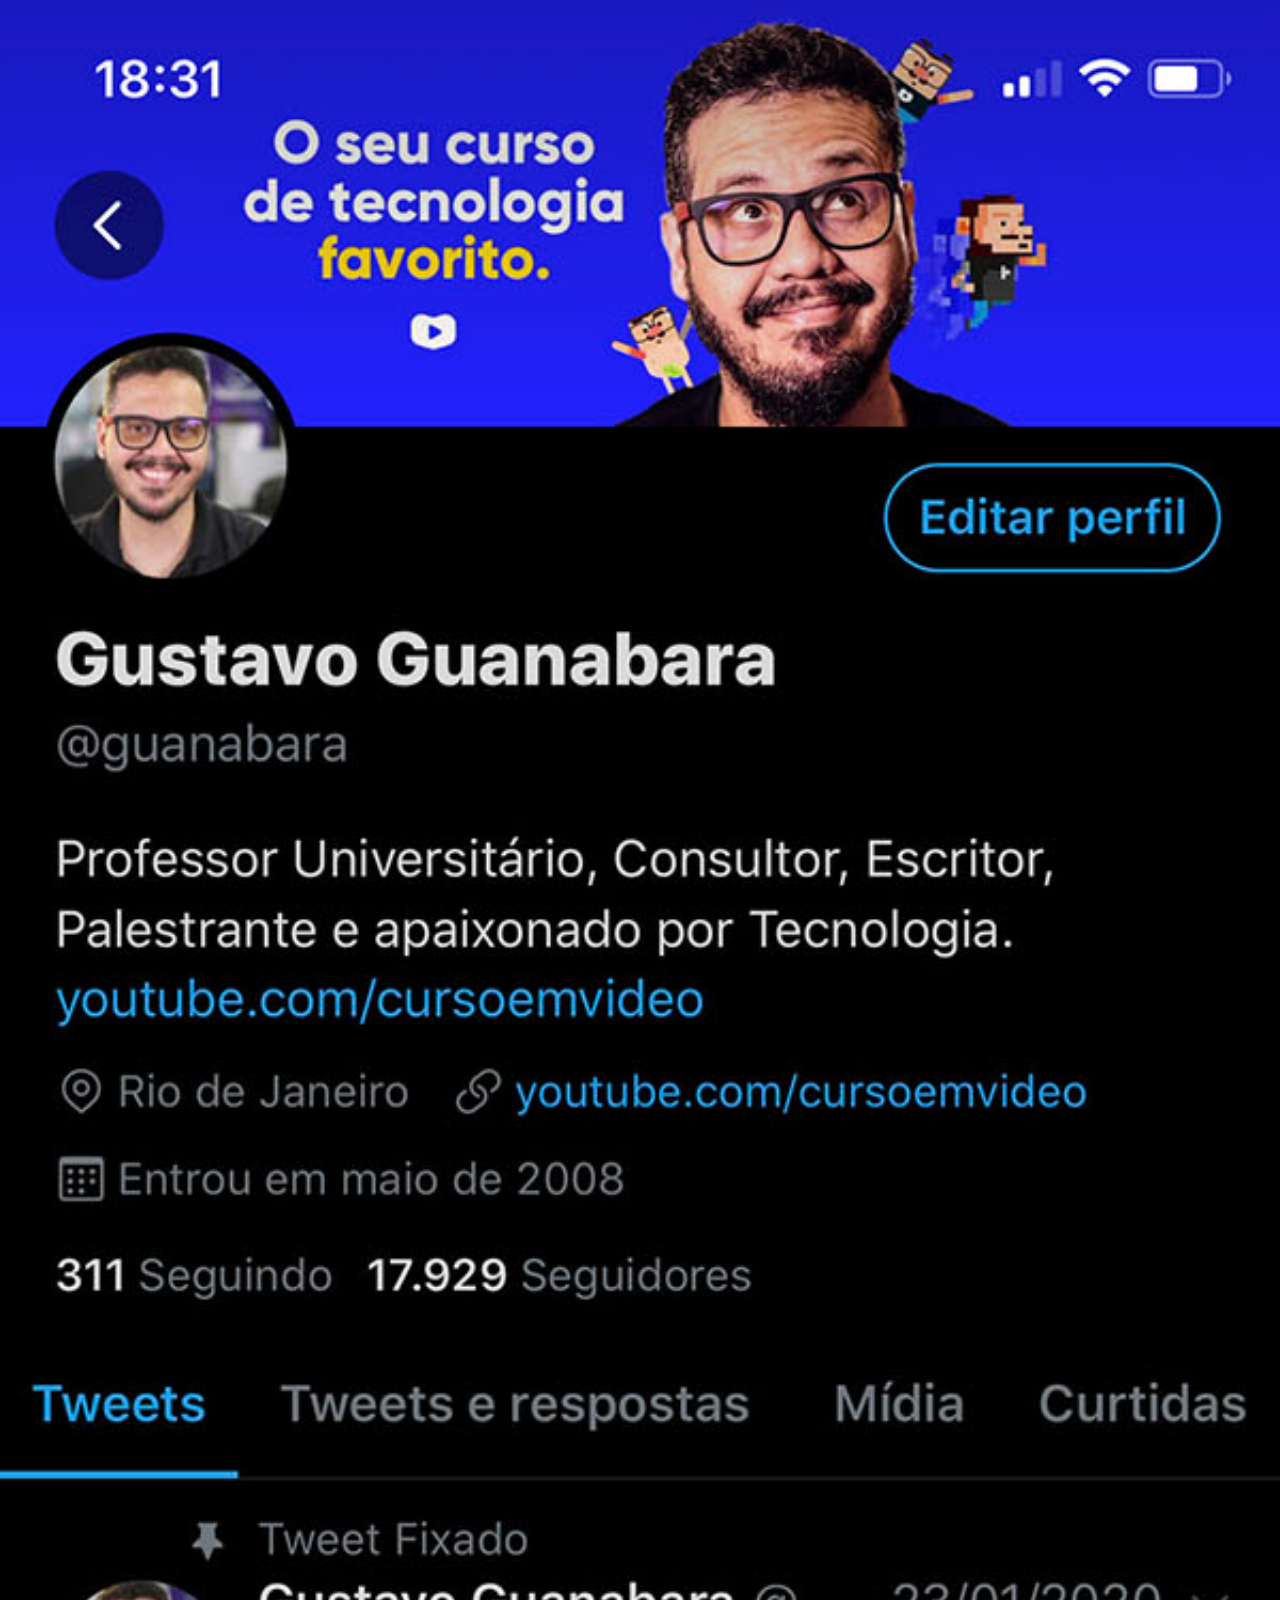
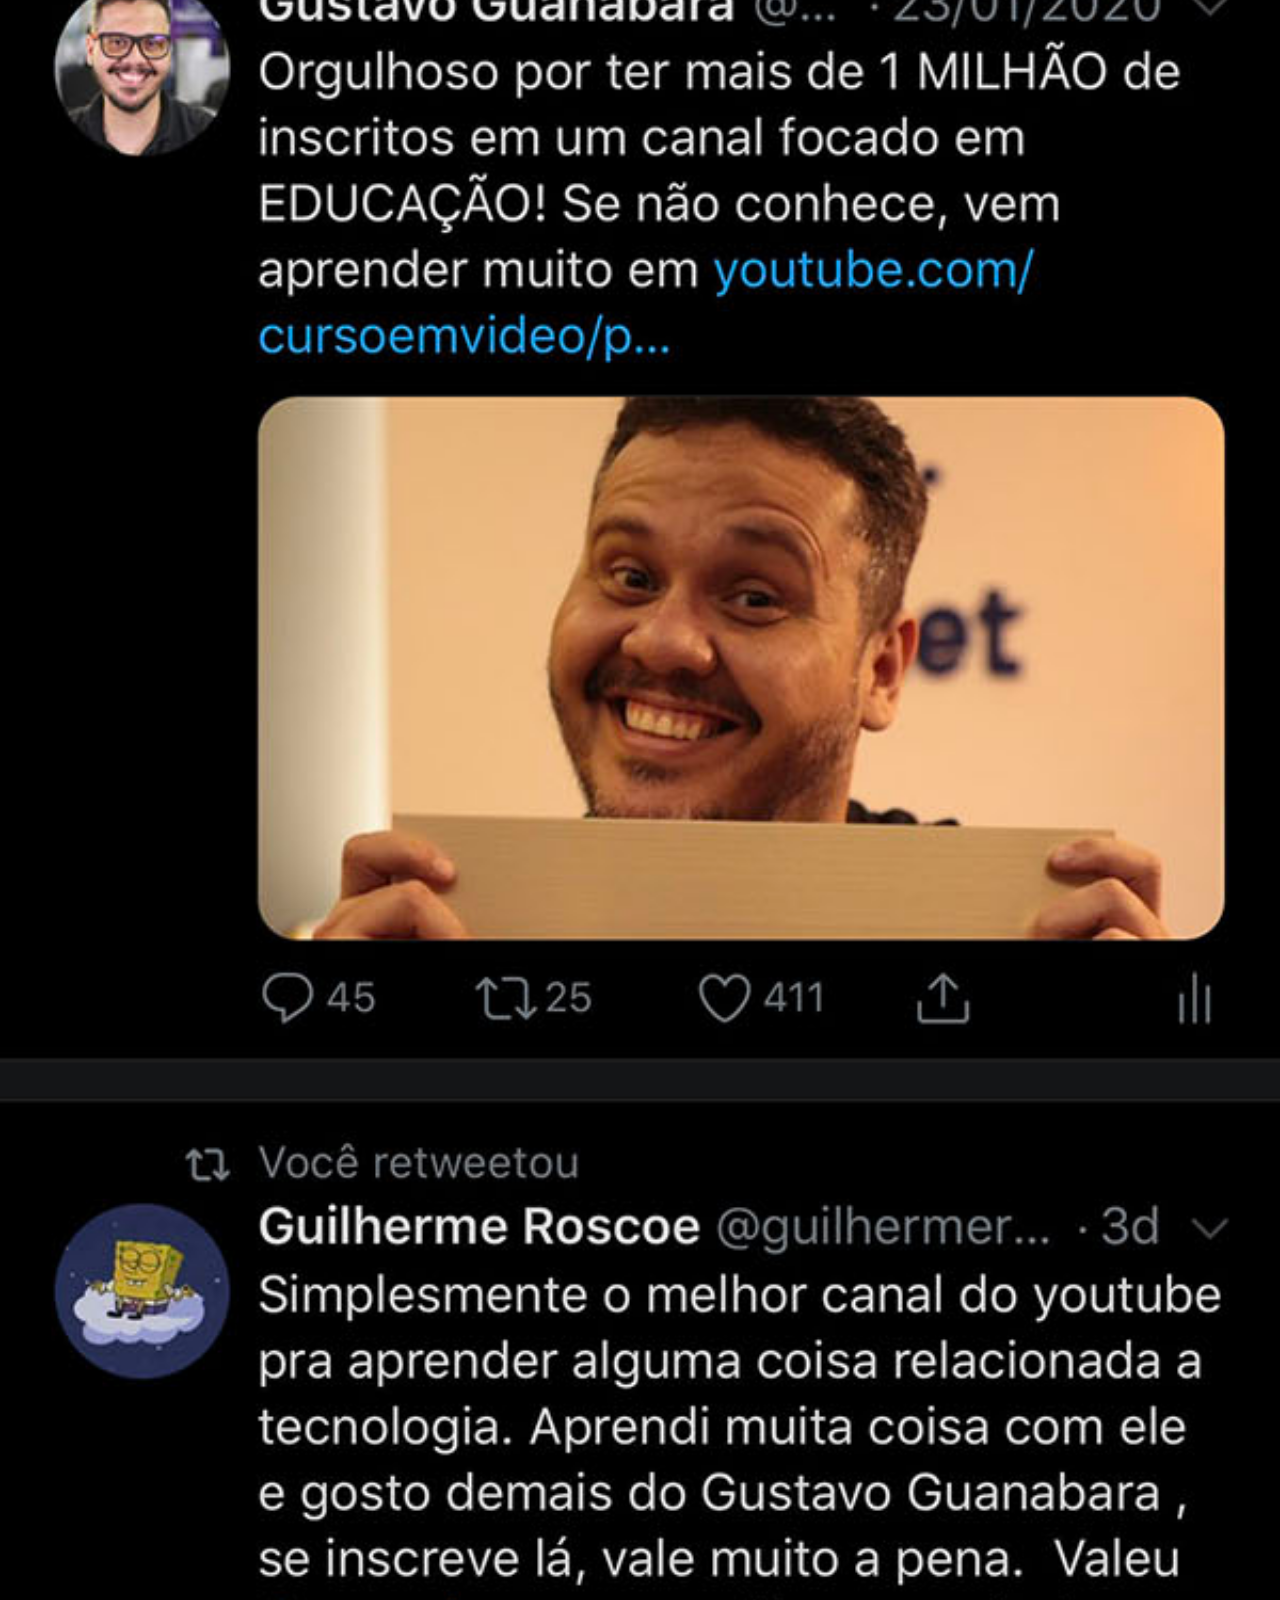
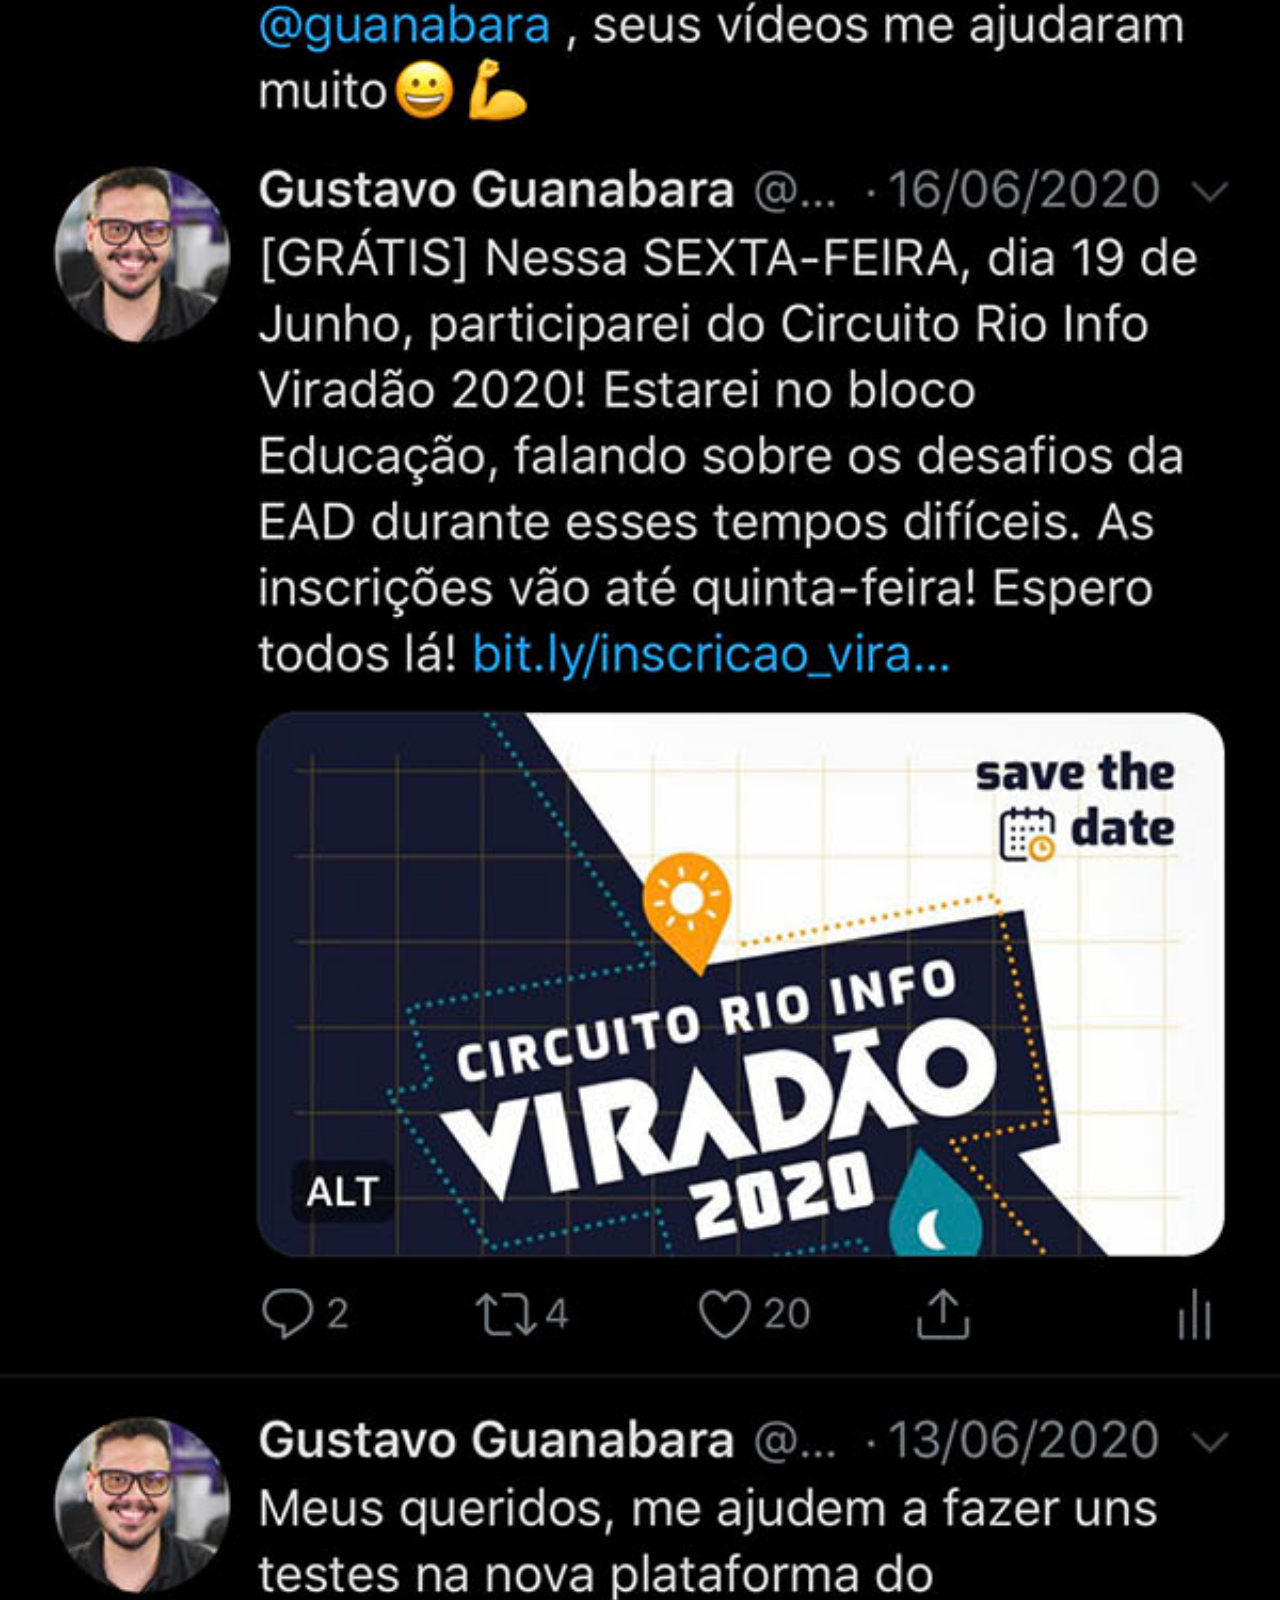
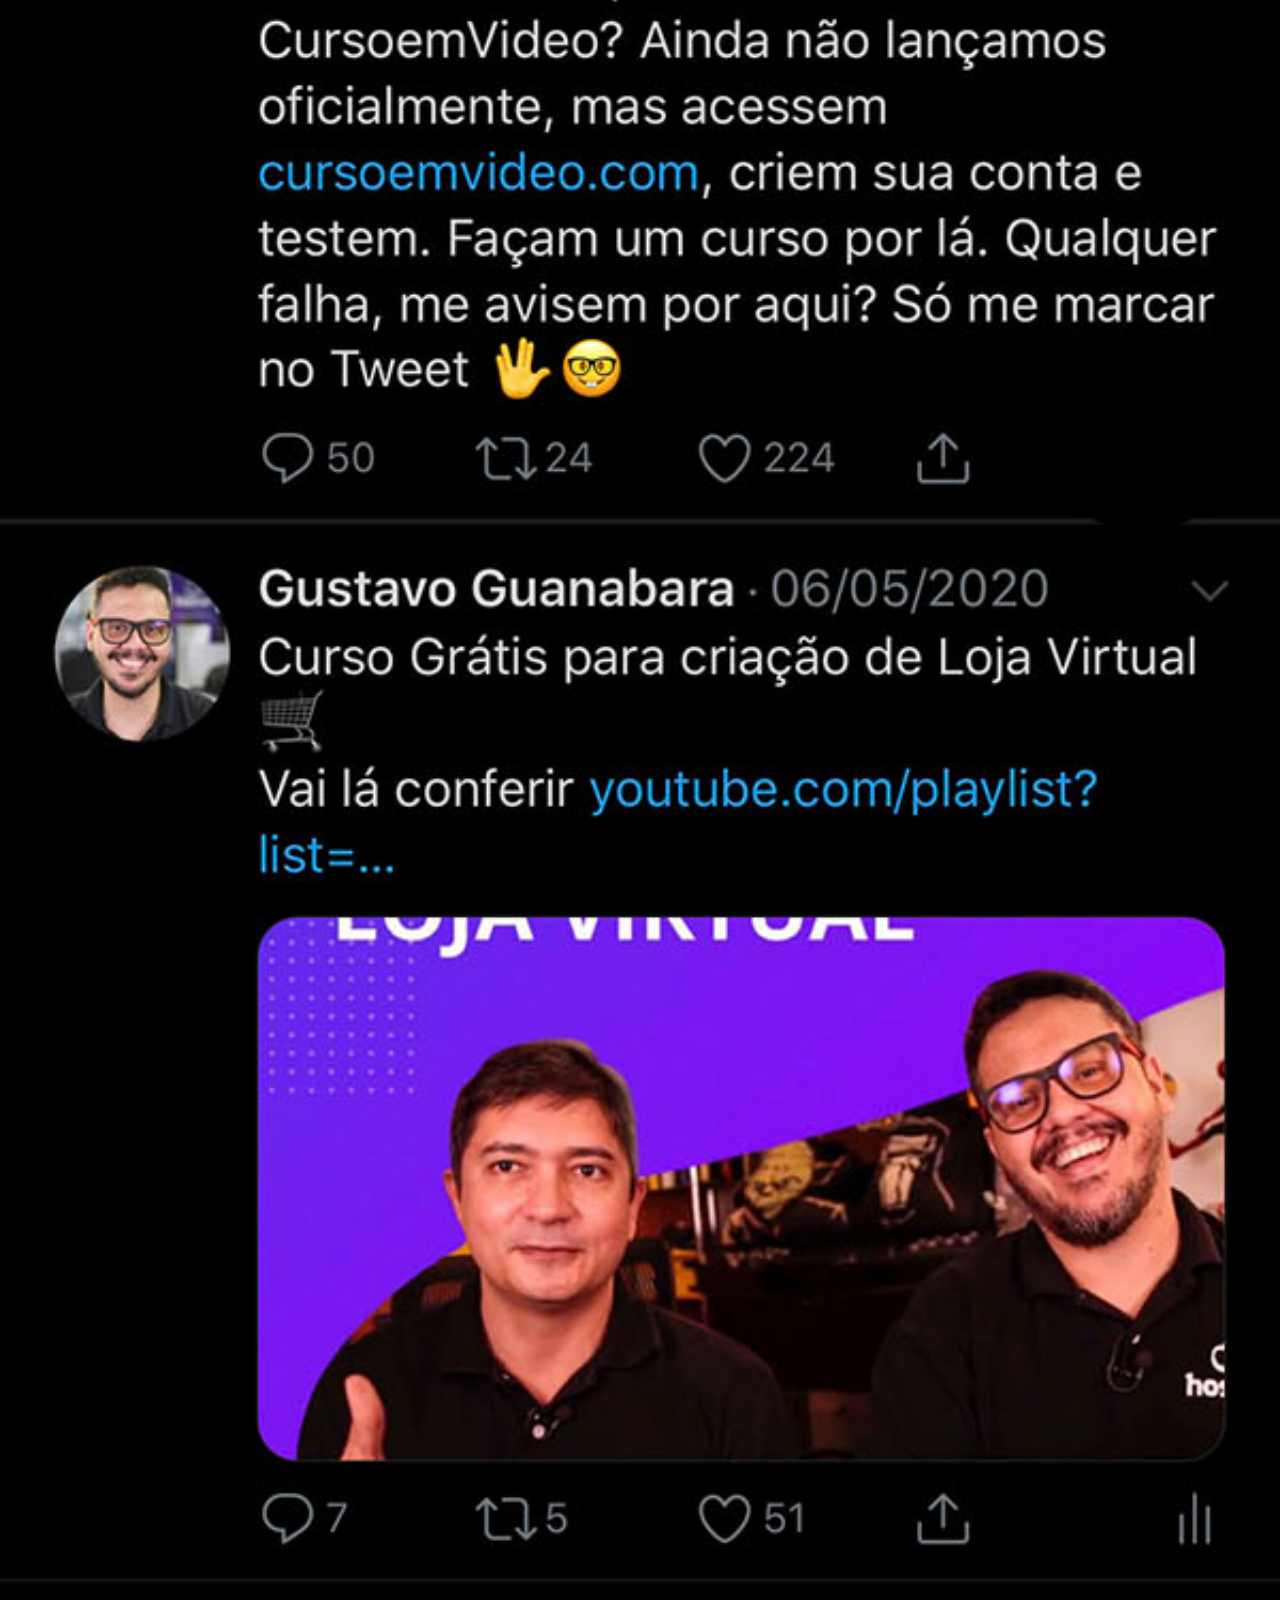
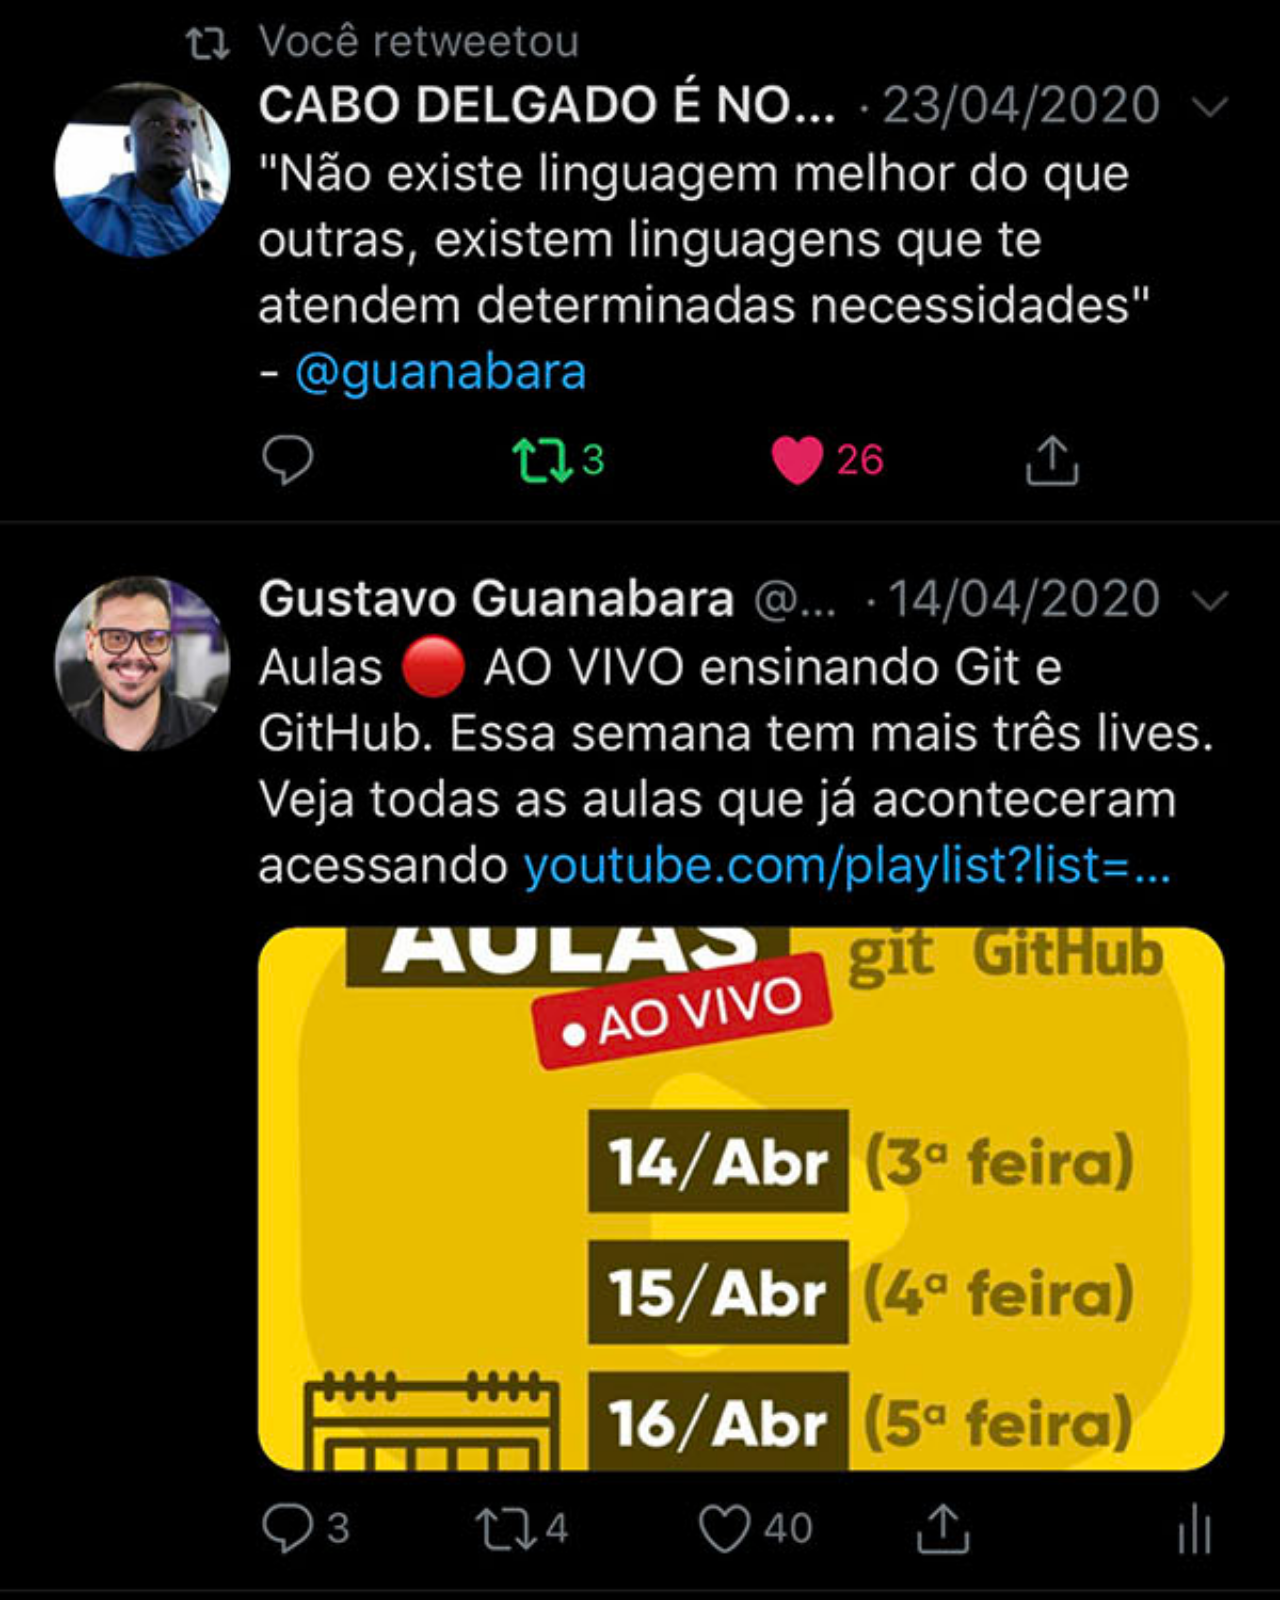
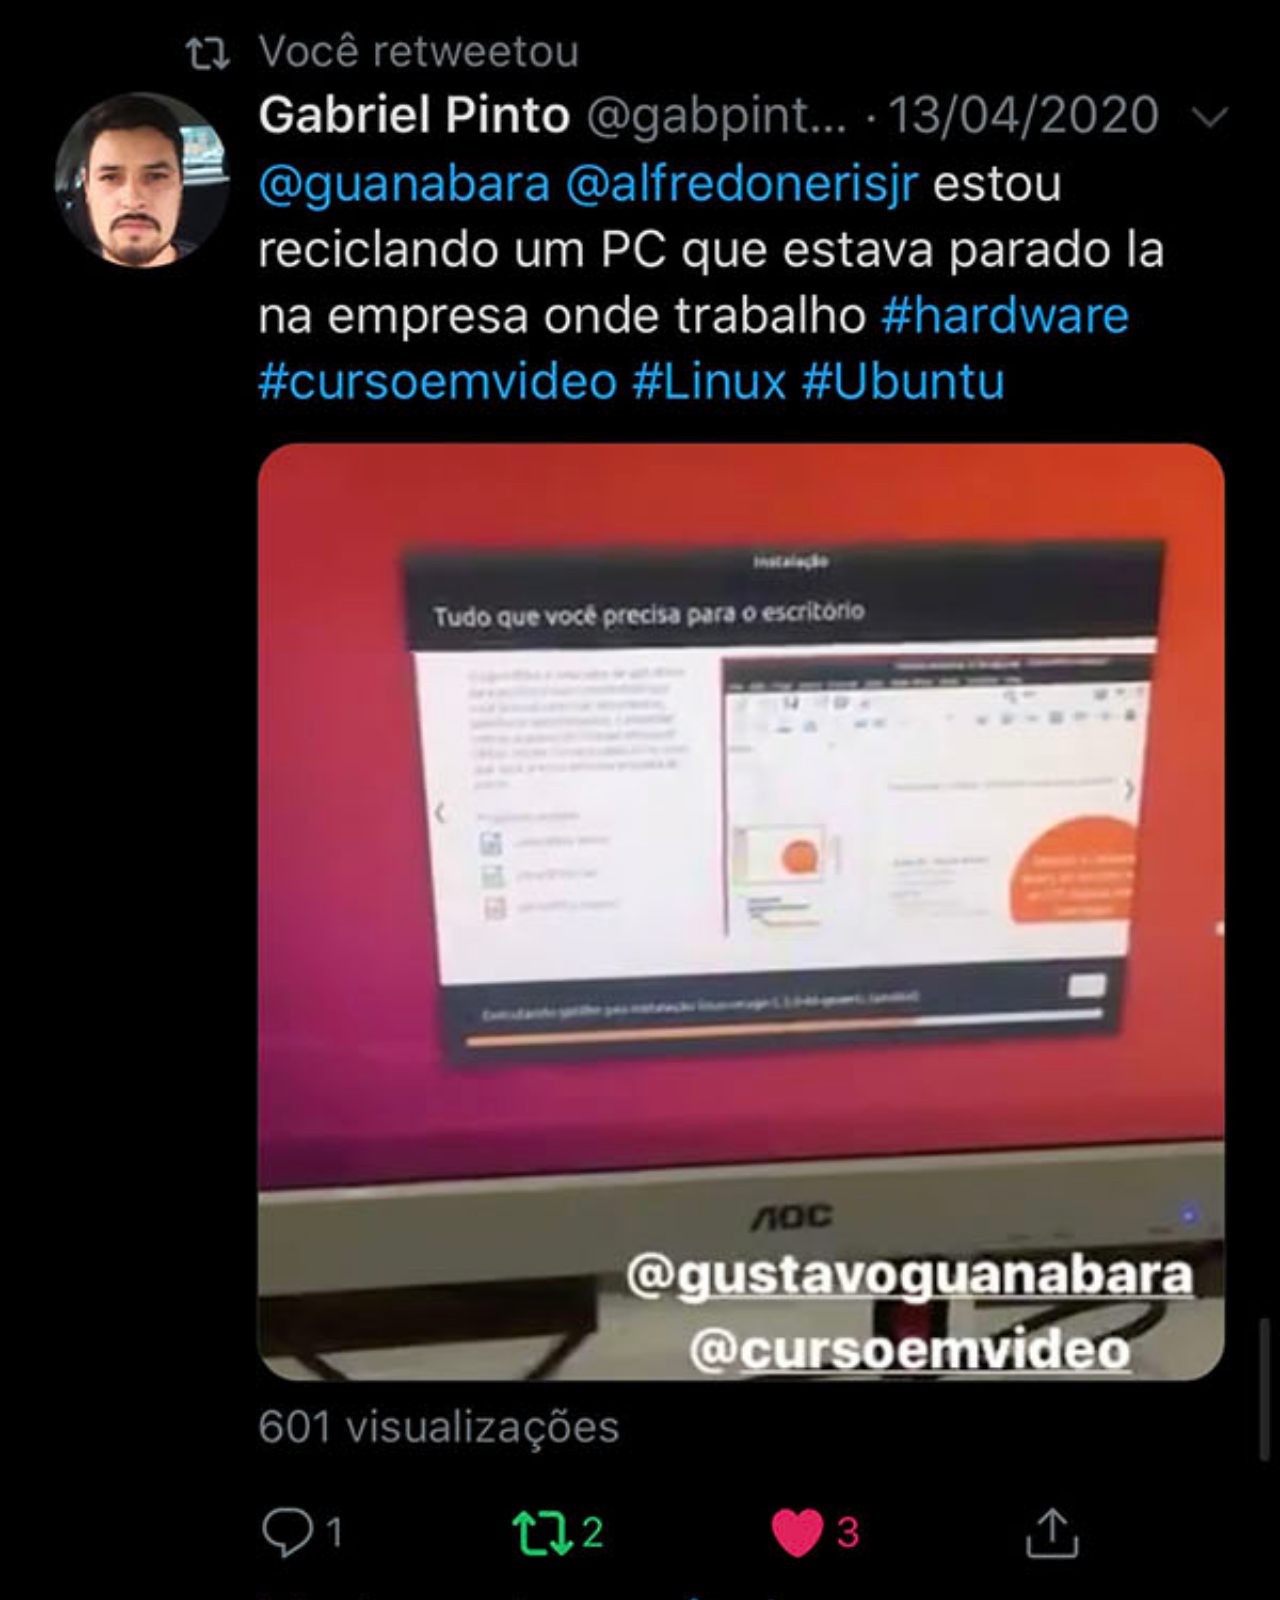
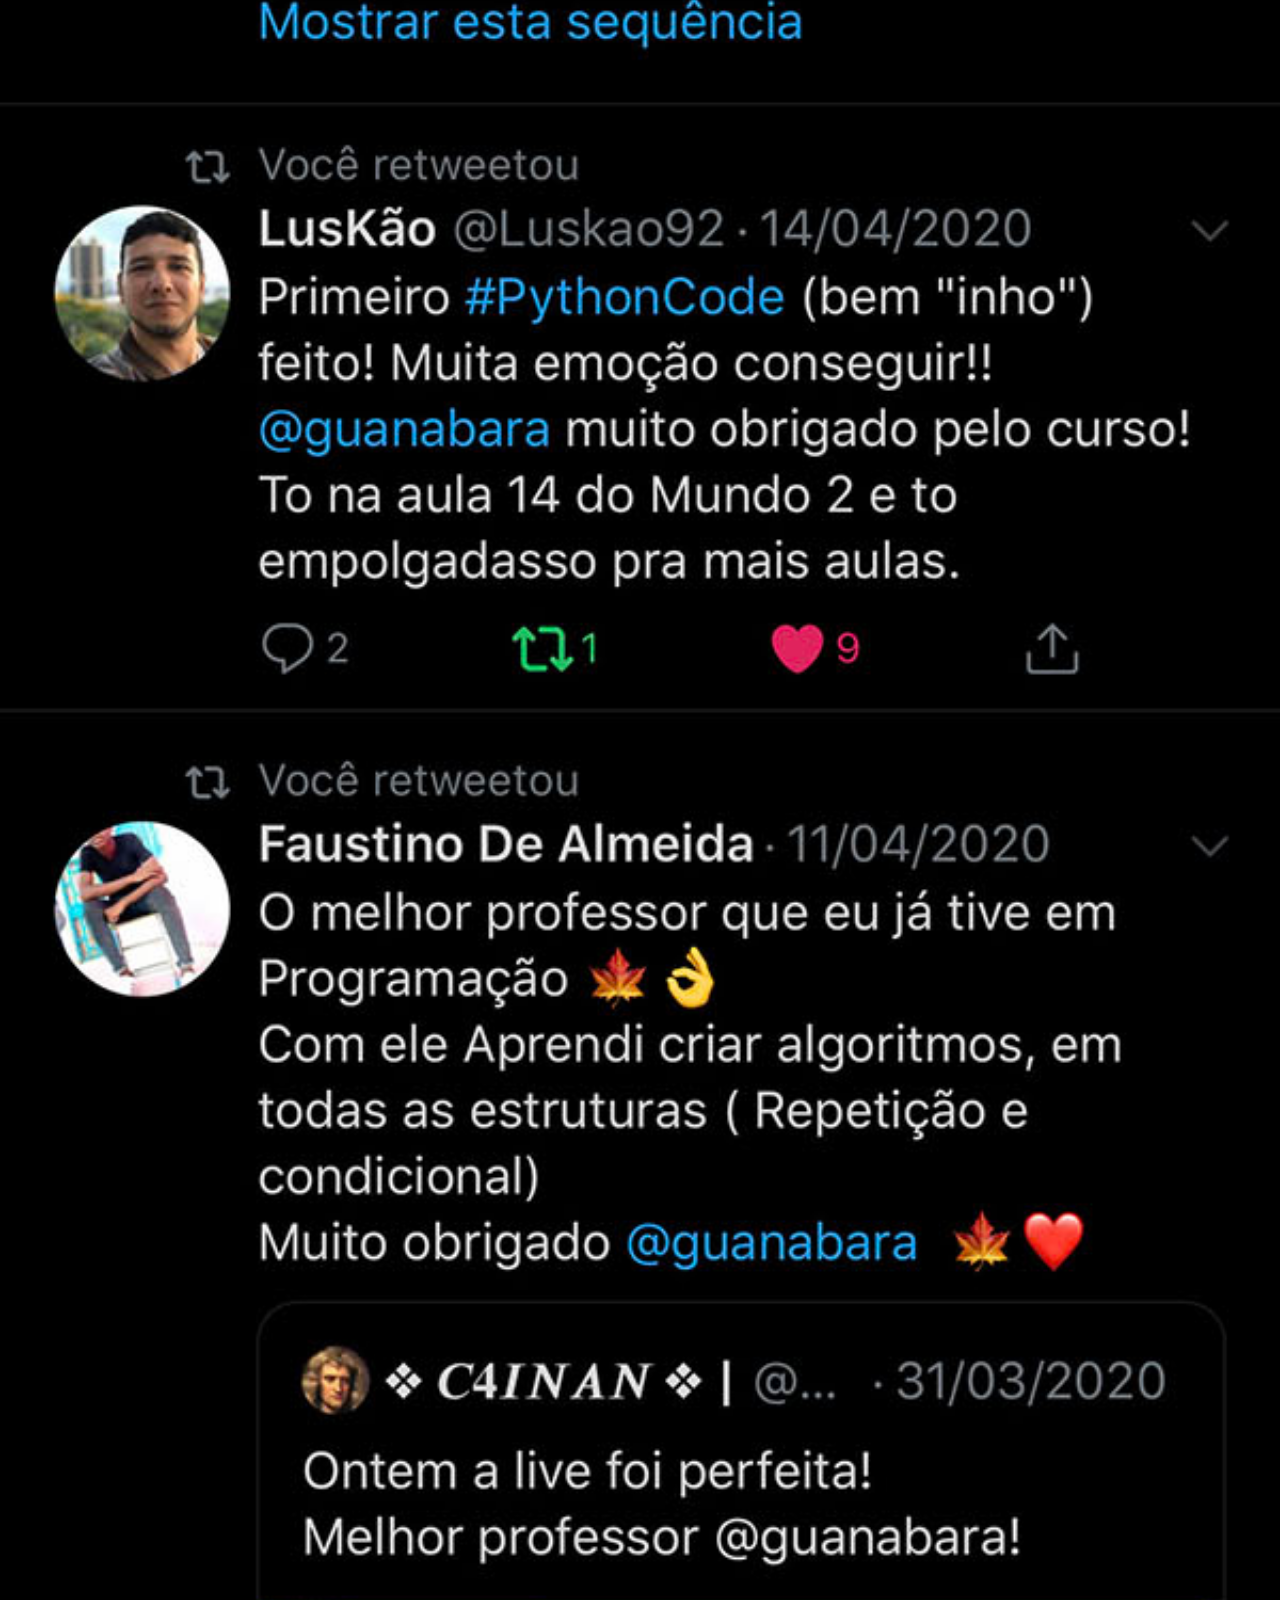
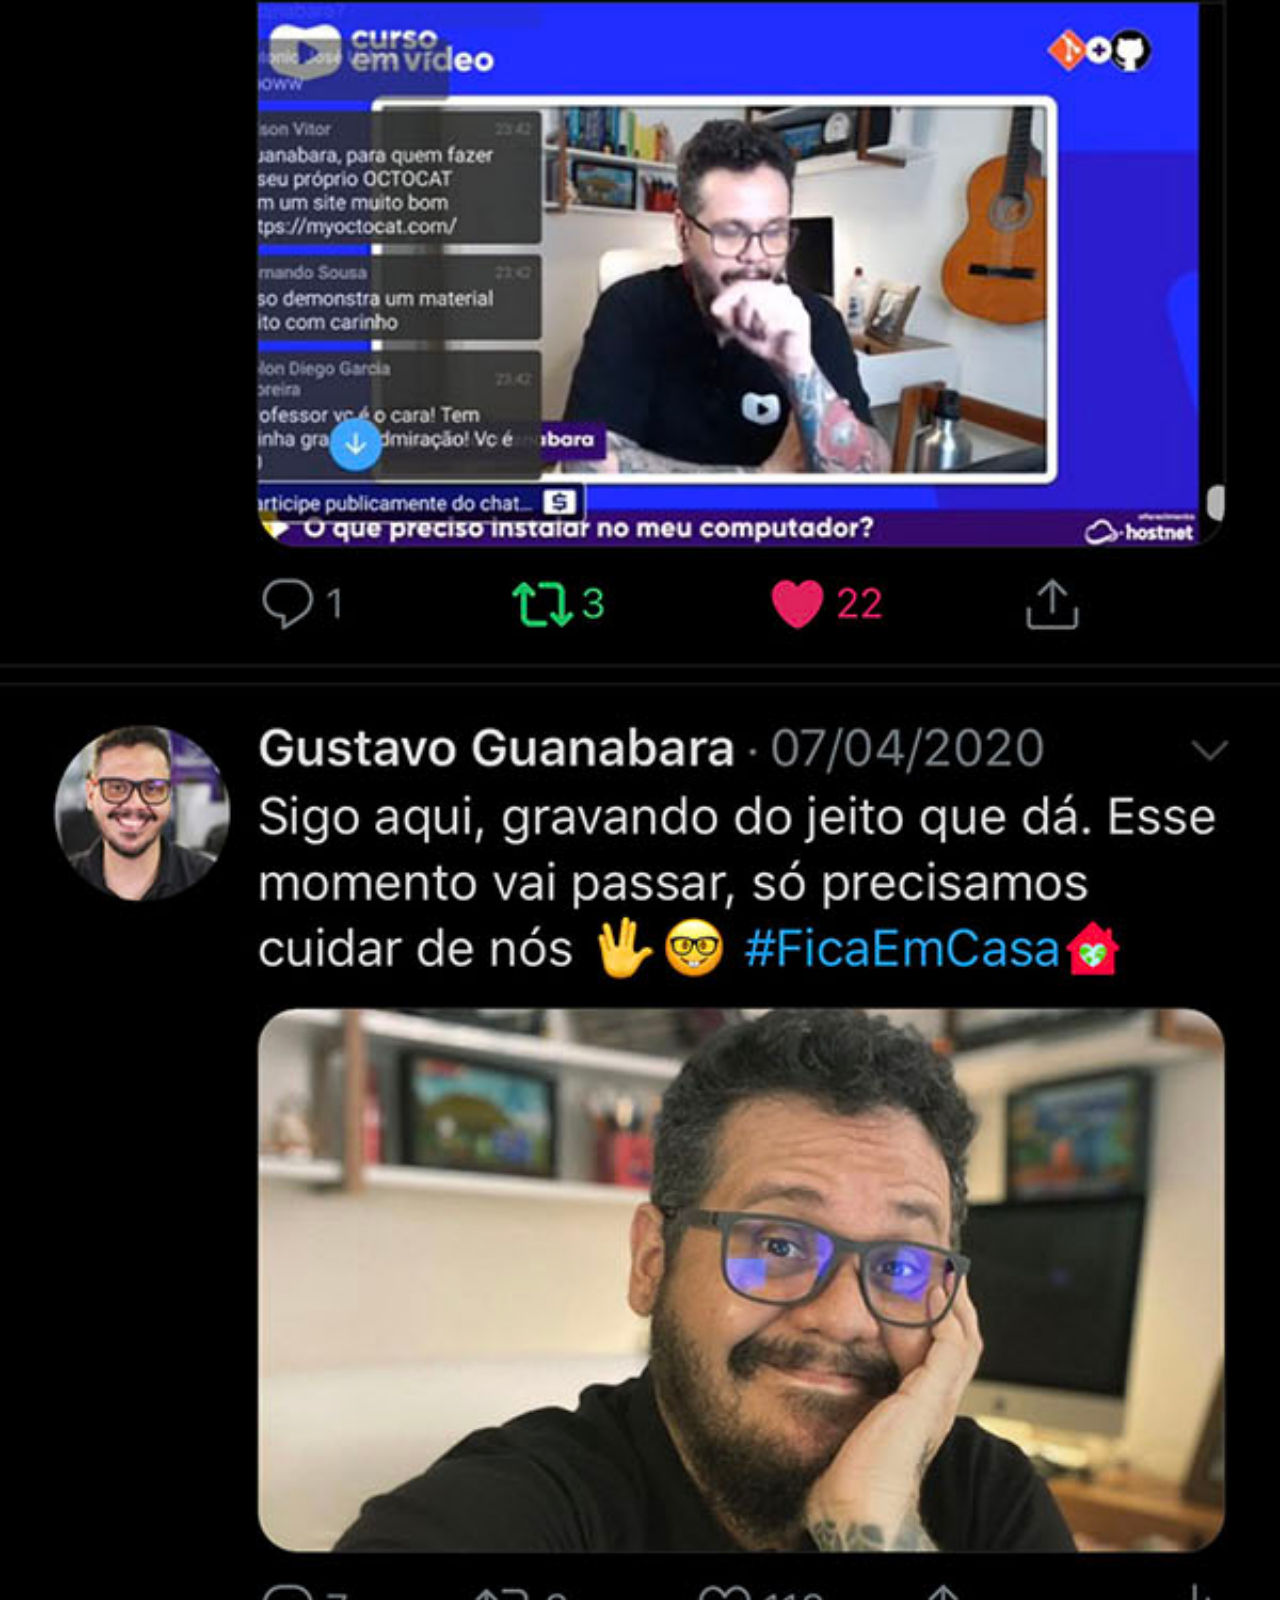
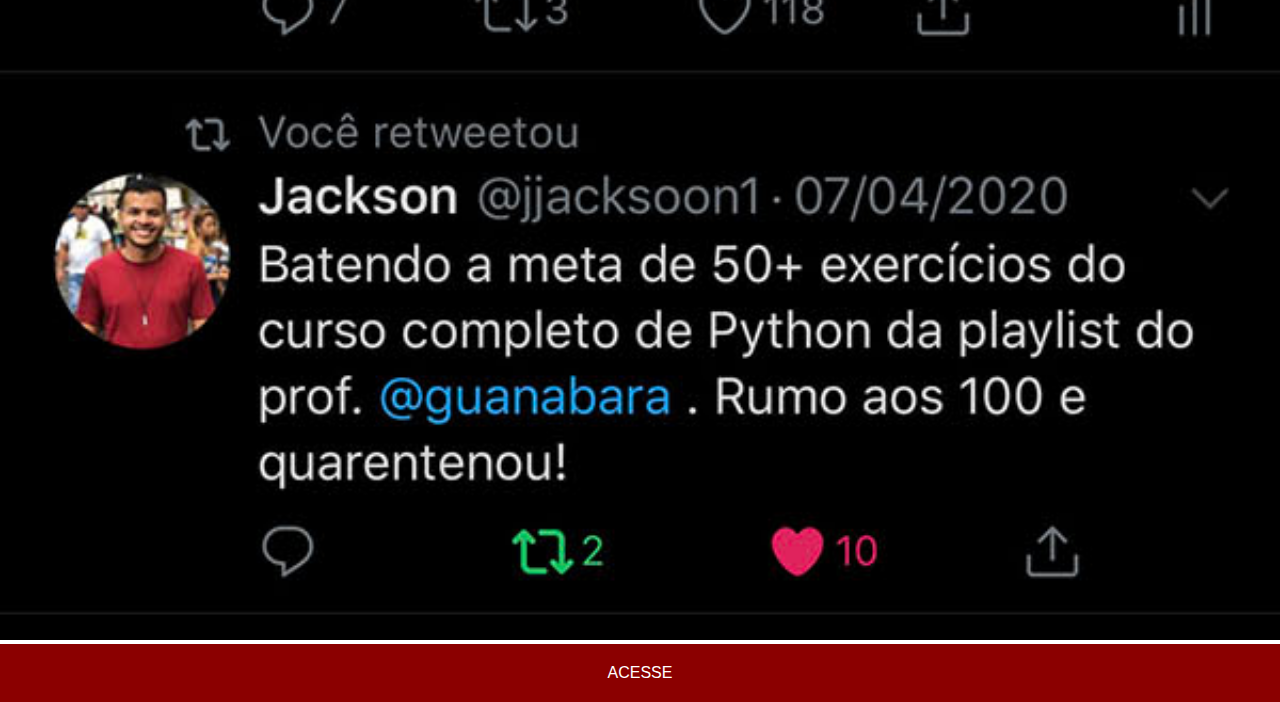
<file: twitter.html>
<!DOCTYPE html>
<html lang="pt-br">
<head>
    <meta charset="UTF-8">
    <meta name="viewport" content="width=device-width, initial-scale=1.0">
    <title>Twitter</title>
    <link rel="stylesheet" href="estilos/social.css">
</head>
<body>
    <img src="imagens/tela-twitter.jpg" alt="Twitter">
    <a href="https://www.twitter.com/felisminochico/" target="_blank">acesse</a>
</body>
</html>
</file>
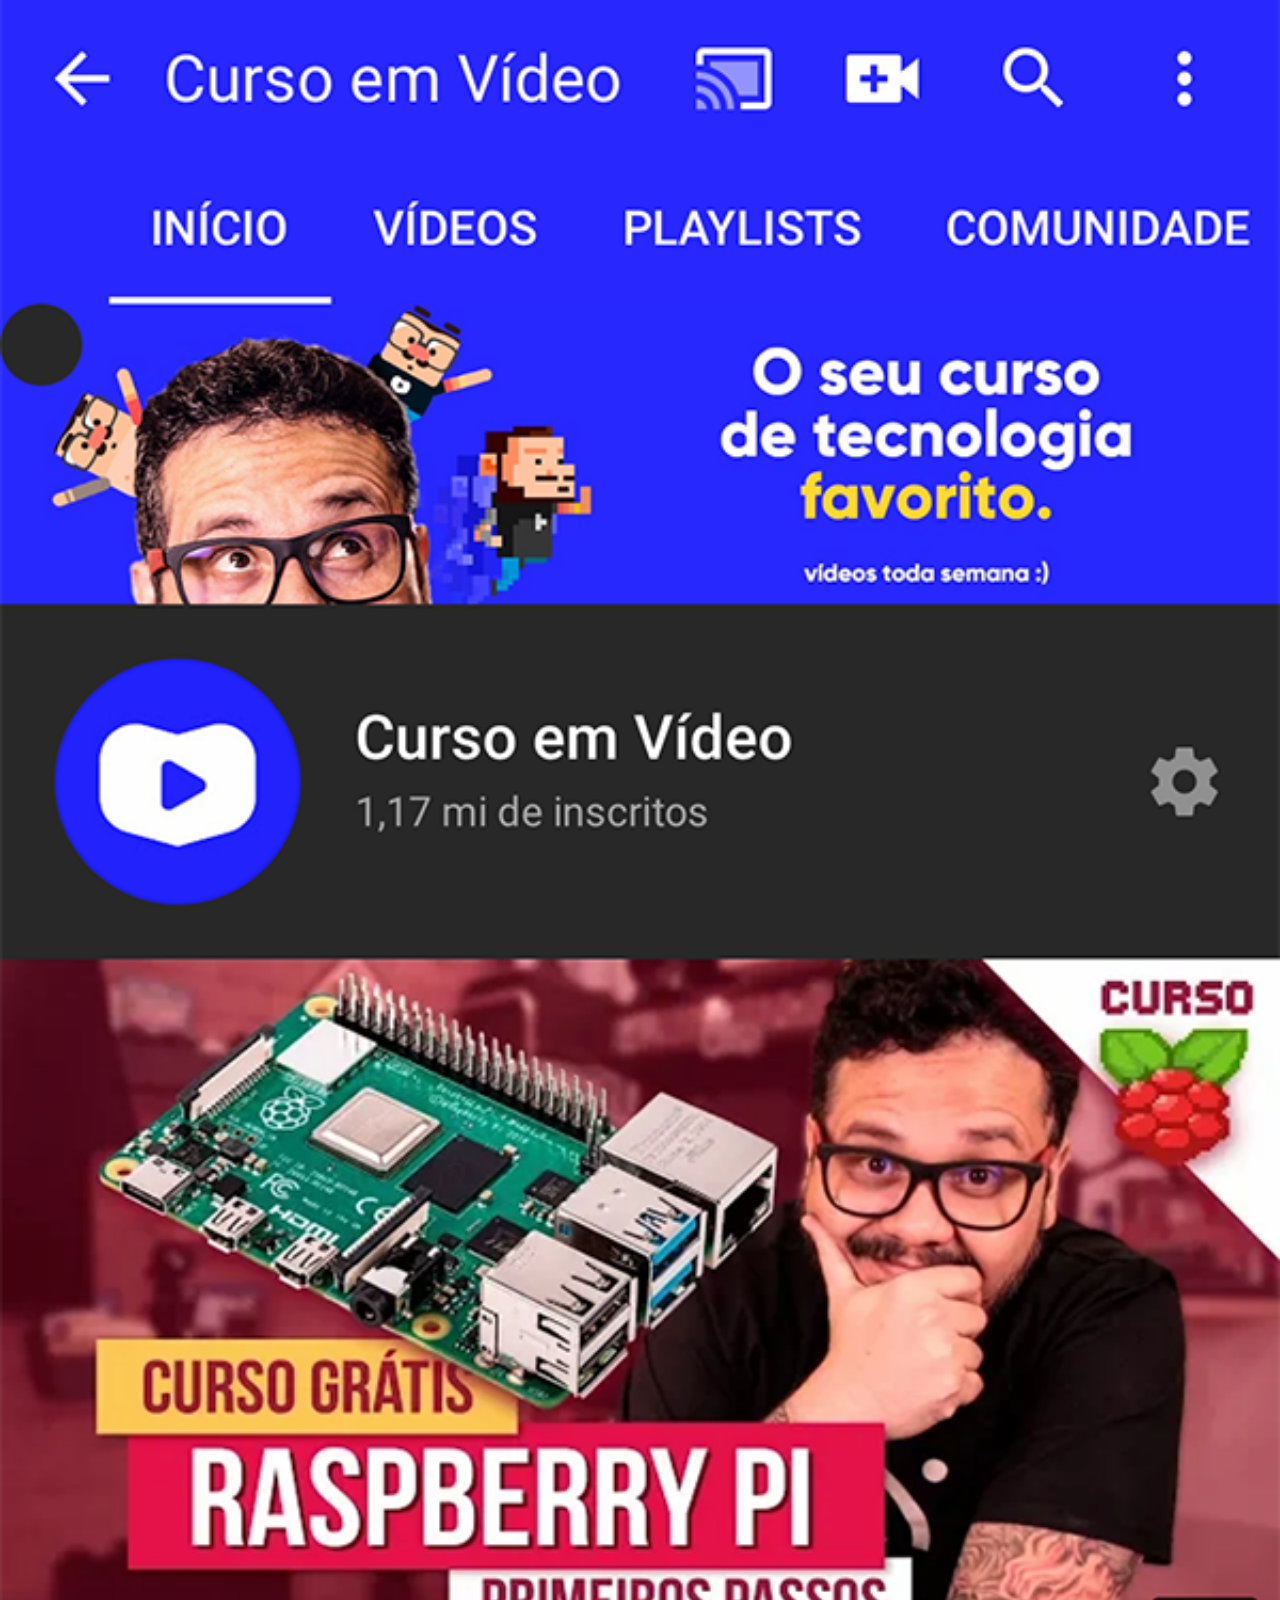
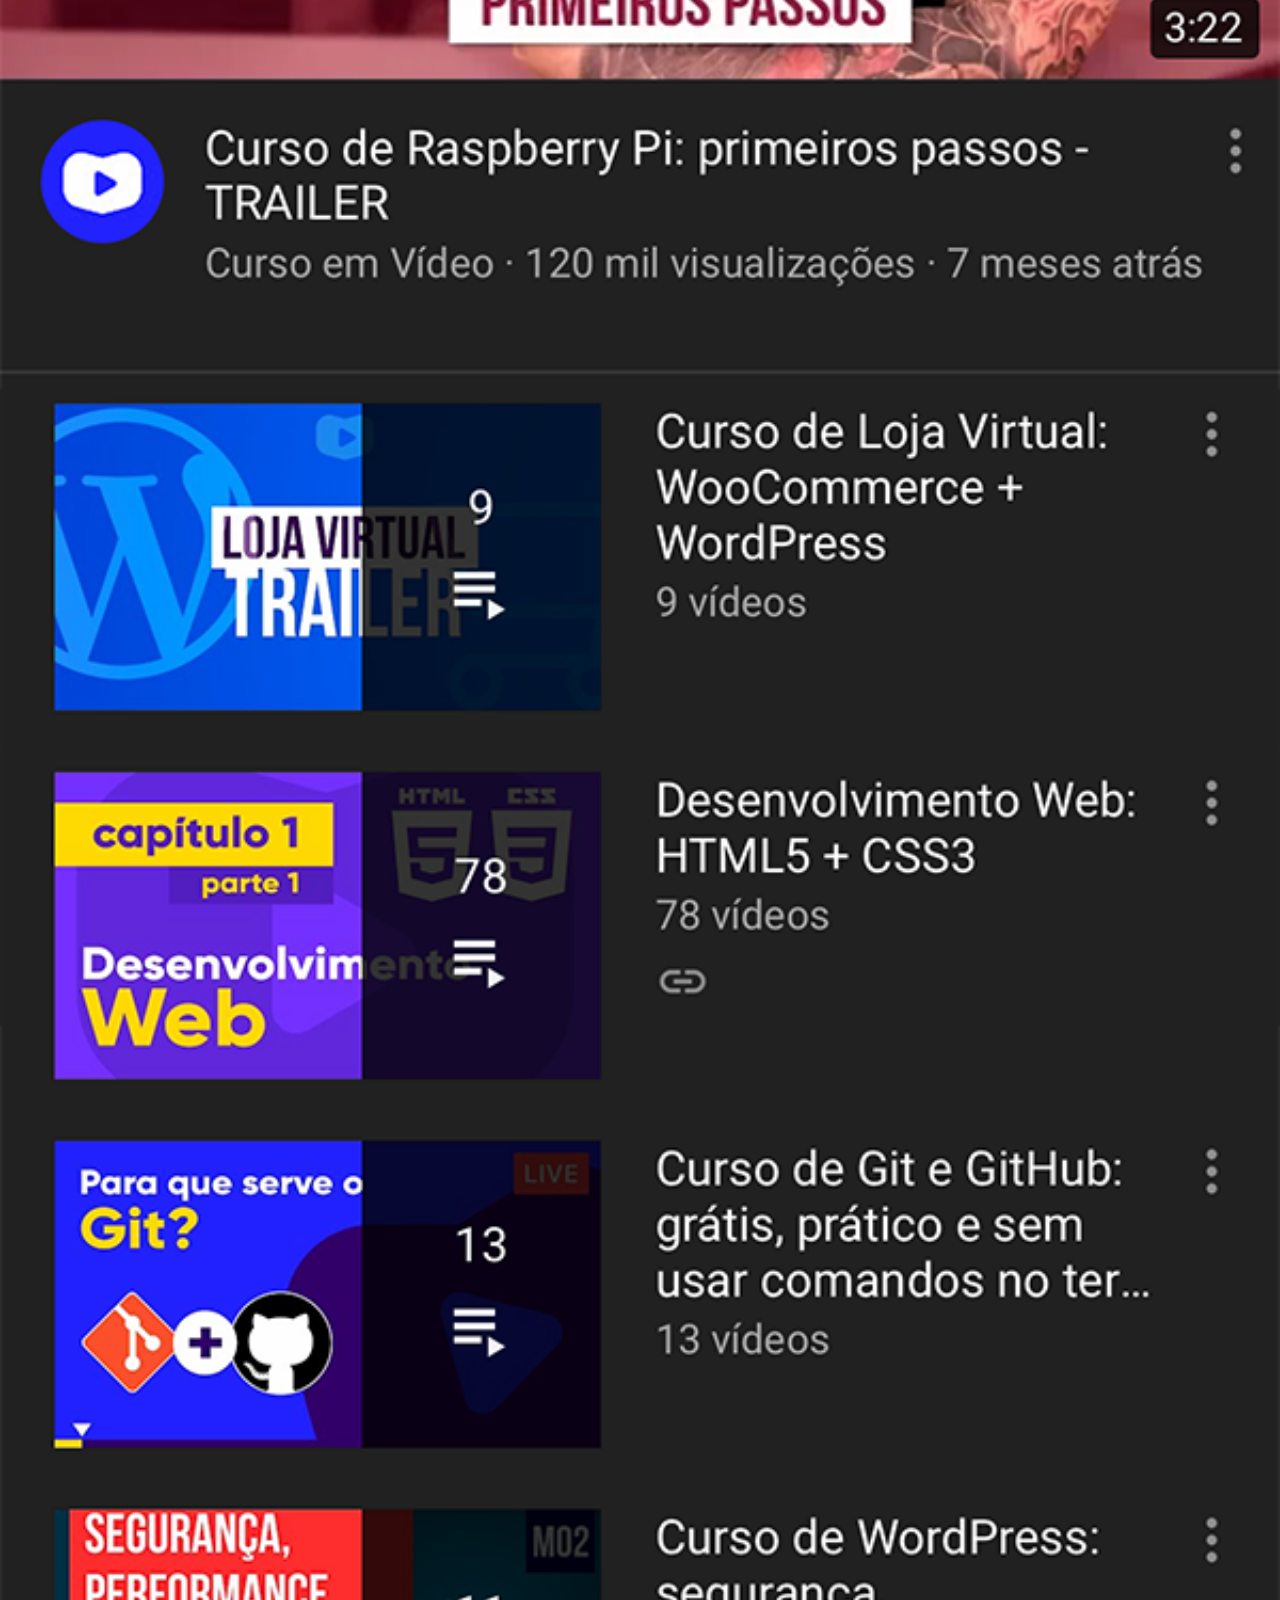
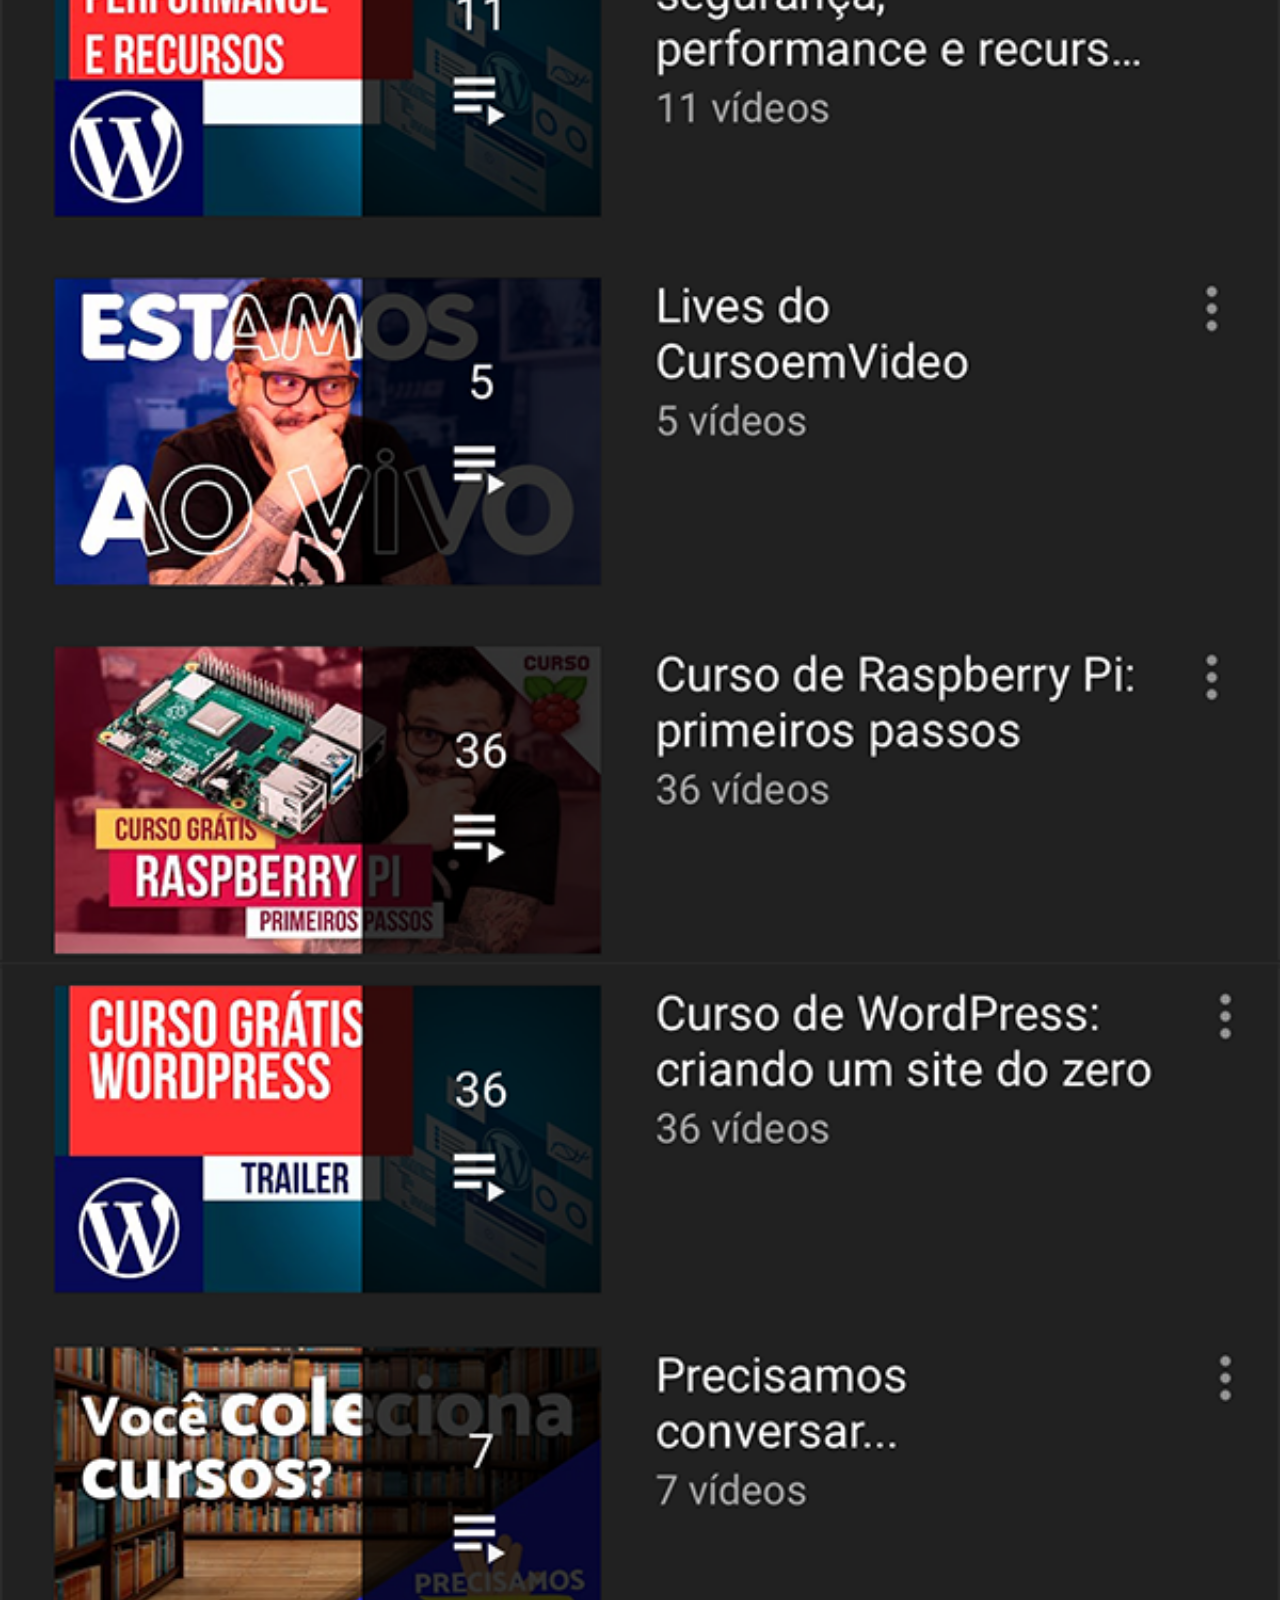
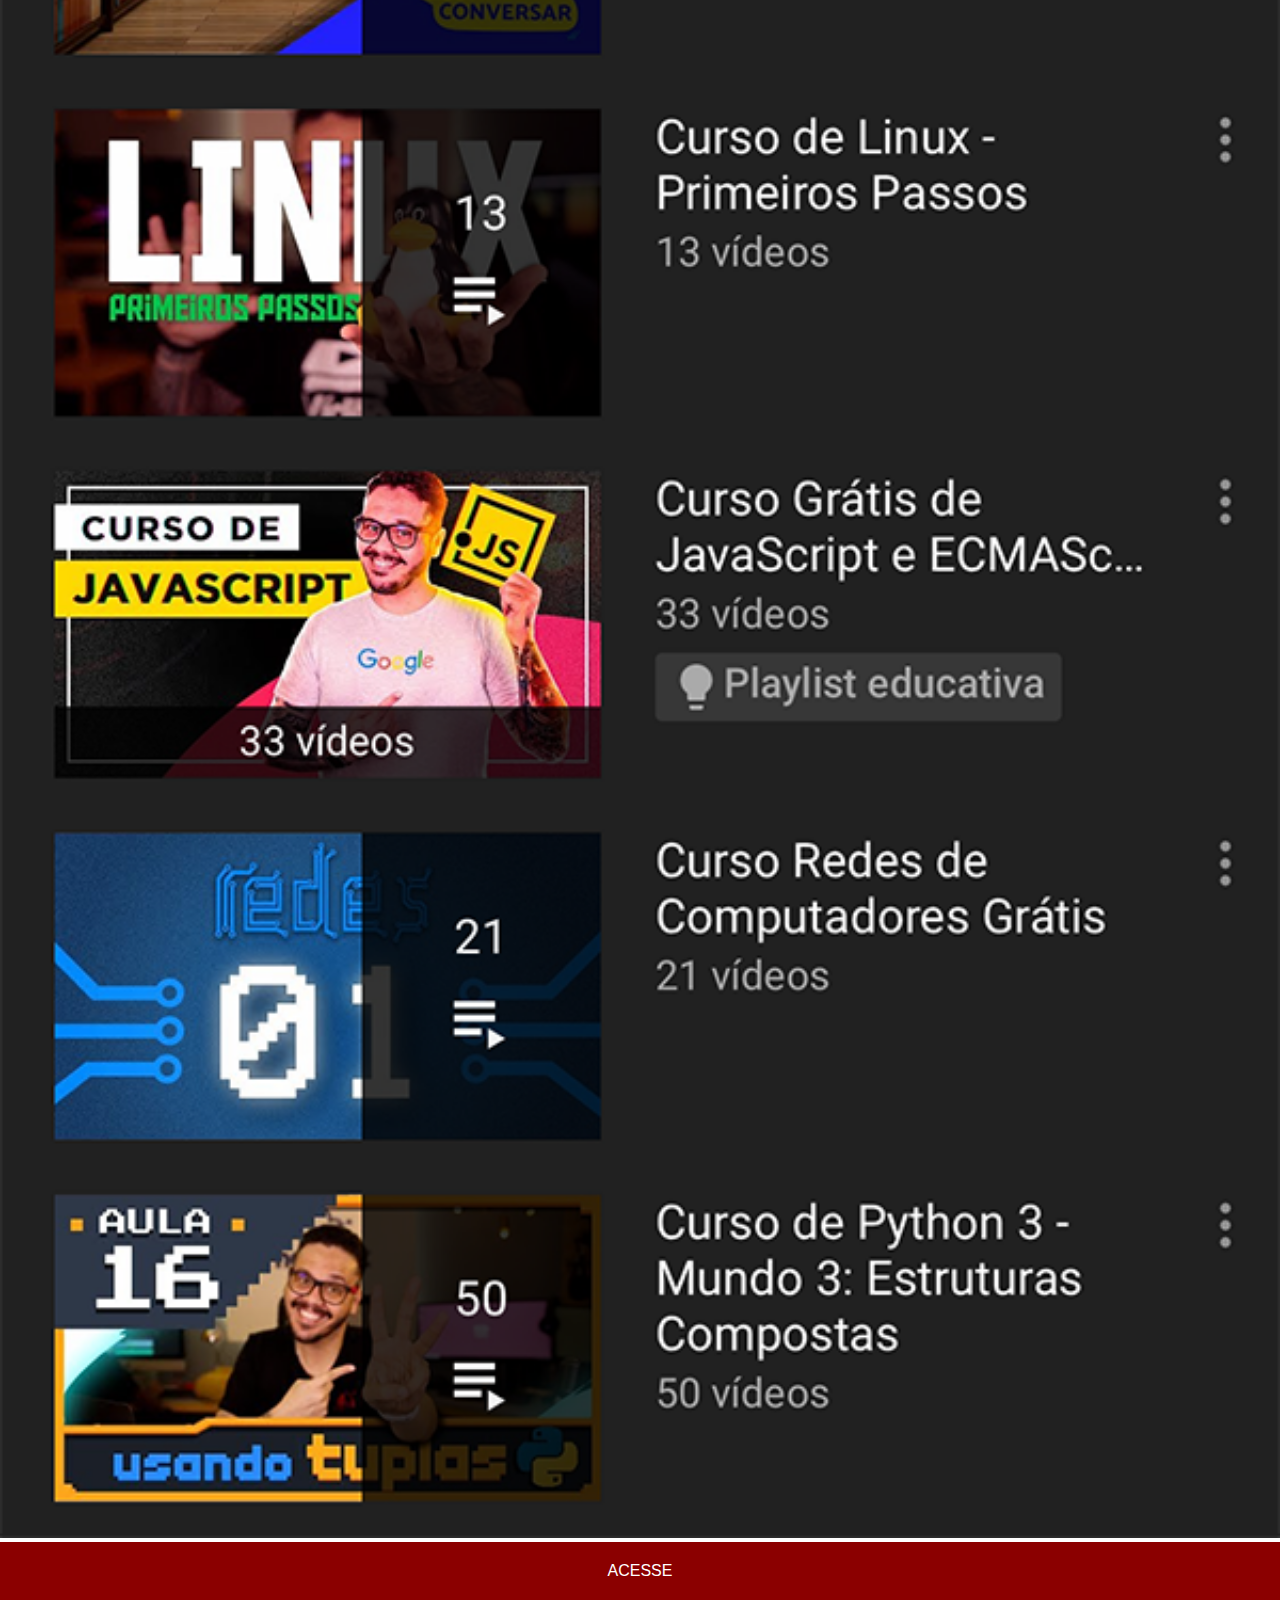
<file: youtube.html>
<!DOCTYPE html>
<html lang="pt-br">
<head>
    <meta charset="UTF-8">
    <meta name="viewport" content="width=device-width, initial-scale=1.0">
    <title>Youtube</title>
    <link rel="stylesheet" href="estilos/social.css">
</head>
<body>
    <img src="imagens/tela-youtube.png" alt="Youtube">
    <a href="https://www.youtube.com/@felismino35/" target="_blank">Acesse</a>
</body>
</html>
</file>
<file: estilos/style.css>
@charset "UTF-8";

*{
    margin: 0px;
    padding: 0px;
}

html, body{
    width: 100vw;
    height: 100vh;
    background-color: black;
}

body{
    background: url(../imagens/fundo-madeira.jpg) no-repeat top center fixed;
    background-size: cover;
}

main{
    height: 100vh;
    position: relative;
}

section#telefone{
    position: absolute;
    width: 311px;
    height: 627px;
    
    left: 50%;
    top: 50%;
    transform: translate(-50%, -50%);

    background: url('../imagens/frame-iphone.png') no-repeat;
}

iframe#tela{
    position: relative;
    top: 80px;
    left: 22px;
    width: 263px;
    height: 467px;
}

section#redes-sociais{
    text-align: right;
}

section#redes-sociais img{
    height: 50px;
    margin: 10px;
    border-radius: 50%;
    box-shadow: 2px 2px 5px rgba(0, 0, 0, 0.5);
    box-sizing: border-box;
}

section#redes-sociais img:hover{
    border: 2px solid rgba(255, 255, 255, 0.644);
    transform: translate(-4px, -4px);
    box-shadow: 5px 10px 15px rgba(0, 0, 0, 0.603);
    transition: transform .4s, border .8s, box-shadow 1s;
}
</file>
<file: estilos/social.css>
@charset "UTF-8";

*{
    margin: 0px;
    padding: 0px;
    font-family: Arial, Helvetica, sans-serif;
}

::-webkit-scrollbar{
    height: 0px;
    width: 0px;
}

img{
    width: 100vw;
}

a{
    display: block;
    background-color: darkred;
    color: white;
    text-decoration: none;
    text-transform: uppercase;
    text-align: center;
    padding: 20px;
}

a:hover{
    background-color: red;
}
</file>
